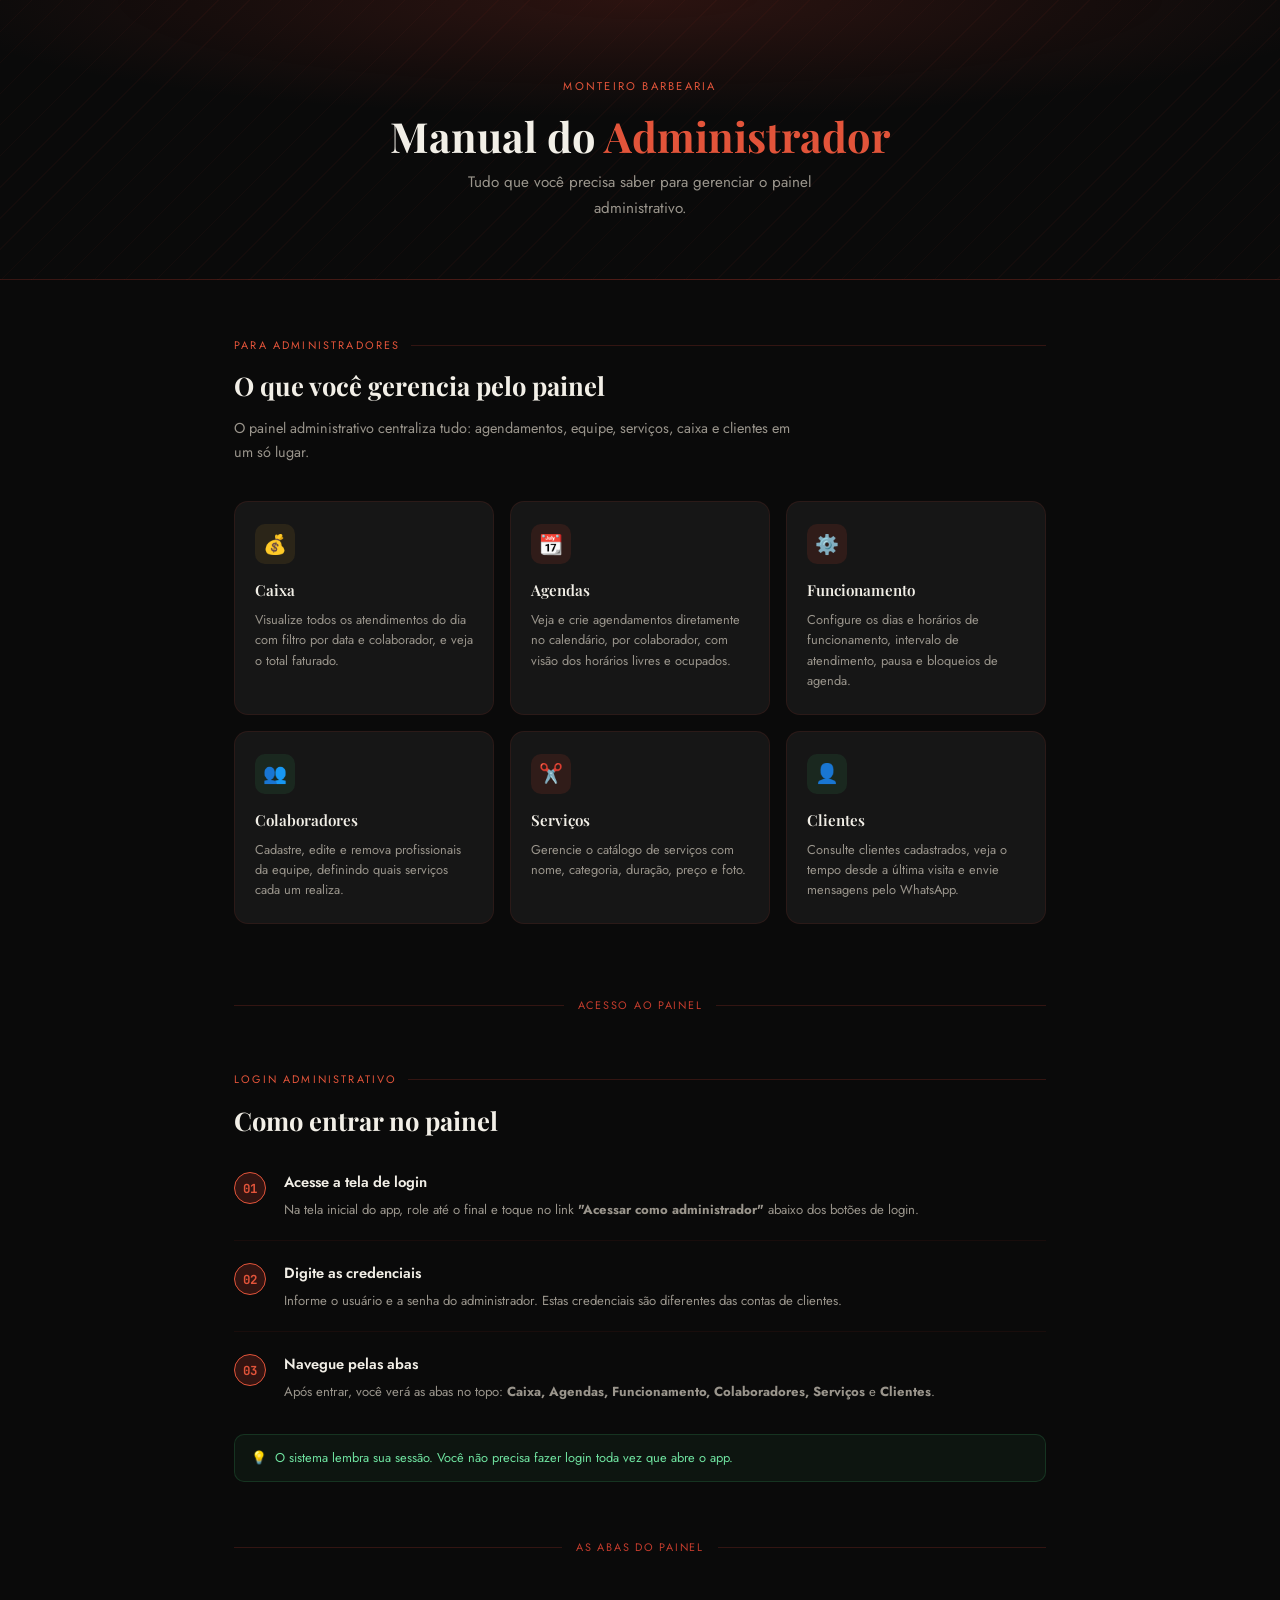
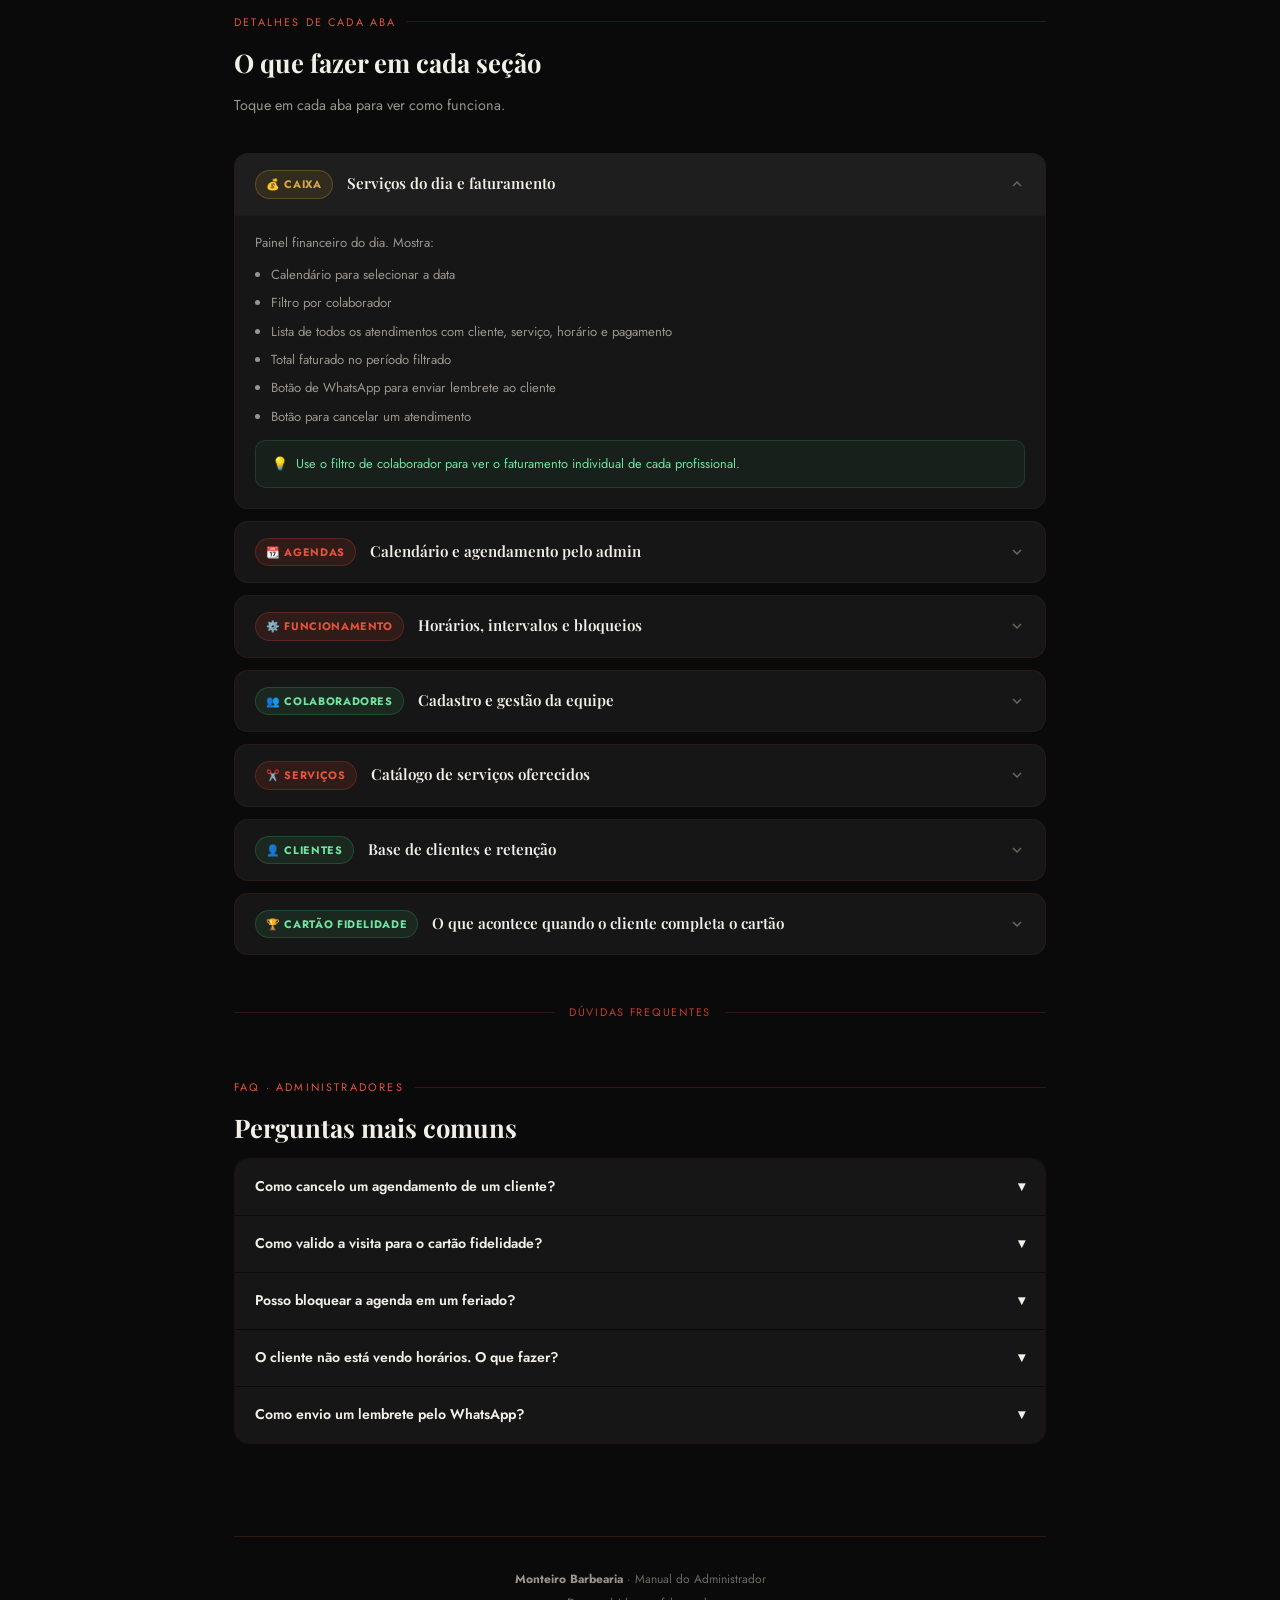
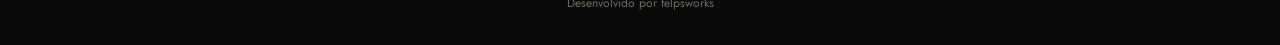
<file: manual-admin.html>
<!DOCTYPE html>
<html lang="pt-BR">
<head>
<meta charset="UTF-8">
<meta name="viewport" content="width=device-width, initial-scale=1.0">
<title>Manual do Admin · Monteiro Barbearia</title>
<link rel="preconnect" href="https://fonts.googleapis.com">
<link href="https://fonts.googleapis.com/css2?family=Playfair+Display:wght@500;700&family=Jost:wght@400;500;600&family=JetBrains+Mono:wght@400;600&display=swap" rel="stylesheet">
<style>
  :root{--bg:#0a0a0a;--surface:#161616;--surface-2:#1e1e1e;--red:#c43c2d;--red-bright:#e2543a;--red-dim:rgba(196,60,45,.22);--cream:#f2efe7;--muted:#9a958c;--muted-2:#6e6a62;--green:#3fae66;--green-bright:#6fe3a0;--green-dim:rgba(63,174,102,.18);--radius:14px;}
  *{box-sizing:border-box;margin:0;padding:0;}
  html{scroll-behavior:smooth;}
  body{background:var(--bg);font-family:'Jost',sans-serif;color:var(--cream);-webkit-font-smoothing:antialiased;line-height:1.7;}
  h1,h2,h3,.serif{font-family:'Playfair Display',serif;}
  .hero{min-height:280px;display:flex;flex-direction:column;align-items:center;justify-content:center;text-align:center;padding:60px 24px 40px;background:radial-gradient(ellipse 80% 60% at 50% 0%, rgba(196,60,45,.18), transparent 70%),repeating-linear-gradient(135deg,rgba(196,60,45,.05) 0 1px,transparent 1px 22px);border-bottom:1px solid var(--red-dim);}
  .hero-tag{font-size:.7rem;letter-spacing:.2em;text-transform:uppercase;color:var(--red-bright);margin-bottom:16px;display:flex;align-items:center;gap:8px;}
  .hero-tag::before,.hero-tag::after{content:'';flex:1;height:1px;background:var(--red-dim);max-width:48px;}
  .hero h1{font-size:clamp(1.8rem,5vw,2.6rem);font-weight:700;line-height:1.15;margin-bottom:10px;}
  .hero h1 em{color:var(--red-bright);font-style:normal;}
  .hero p{font-size:.95rem;color:var(--muted);max-width:440px;margin:0 auto;}
  .wrapper{max-width:860px;margin:0 auto;padding:0 24px;}
  .section{padding:56px 0 16px;}
  .section-eyebrow{font-size:.68rem;letter-spacing:.2em;text-transform:uppercase;color:var(--red-bright);margin-bottom:10px;display:flex;align-items:center;gap:10px;}
  .section-eyebrow::after{content:'';flex:1;height:1px;background:var(--red-dim);}
  .section h2{font-size:1.6rem;font-weight:700;margin-bottom:8px;}
  .section-desc{color:var(--muted);font-size:.9rem;margin-bottom:36px;max-width:560px;}
  .feature-grid{display:grid;grid-template-columns:repeat(auto-fill,minmax(240px,1fr));gap:16px;margin-bottom:16px;}
  .feature-card{background:var(--surface);border:1px solid rgba(196,60,45,.12);border-radius:var(--radius);padding:22px 20px;transition:border-color .2s;}
  .feature-card:hover{border-color:var(--red-dim);}
  .feature-icon{width:40px;height:40px;border-radius:10px;display:flex;align-items:center;justify-content:center;font-size:1.2rem;margin-bottom:14px;}
  .icon-red{background:rgba(196,60,45,.15);}
  .icon-green{background:rgba(63,174,102,.12);}
  .icon-gold{background:rgba(196,150,45,.12);}
  .feature-card h3{font-size:.95rem;font-weight:600;margin-bottom:6px;color:var(--cream);}
  .feature-card p{font-size:.8rem;color:var(--muted);line-height:1.6;}
  .steps{display:flex;flex-direction:column;gap:0;margin-bottom:8px;}
  .step{display:flex;gap:18px;align-items:flex-start;padding:20px 0;border-bottom:1px solid rgba(196,60,45,.08);}
  .step:last-child{border-bottom:none;}
  .step-num{width:32px;height:32px;border-radius:50%;flex:none;background:var(--red-dim);border:1px solid var(--red-bright);display:flex;align-items:center;justify-content:center;font-size:.78rem;font-weight:700;color:var(--red-bright);font-family:'JetBrains Mono',monospace;margin-top:2px;}
  .step-body h4{font-size:.92rem;font-weight:600;margin-bottom:4px;color:var(--cream);}
  .step-body p{font-size:.82rem;color:var(--muted);line-height:1.6;}
  .tab-list{display:flex;flex-direction:column;gap:12px;margin-bottom:8px;}
  .tab-item{background:var(--surface);border:1px solid rgba(196,60,45,.1);border-radius:var(--radius);overflow:hidden;}
  .tab-item-header{display:flex;align-items:center;gap:14px;padding:16px 20px;cursor:pointer;transition:background .15s;}
  .tab-item-header:hover{background:var(--surface-2);}
  .tab-badge{padding:4px 10px;border-radius:999px;font-size:.68rem;font-weight:700;letter-spacing:.06em;text-transform:uppercase;flex:none;}
  .badge-red{background:rgba(196,60,45,.15);color:var(--red-bright);border:1px solid rgba(196,60,45,.3);}
  .badge-green{background:rgba(63,174,102,.12);color:var(--green-bright);border:1px solid rgba(63,174,102,.25);}
  .badge-gold{background:rgba(196,150,45,.12);color:#d4a843;border:1px solid rgba(196,150,45,.3);}
  .tab-item-header h3{font-size:.95rem;font-weight:600;flex:1;}
  .tab-item-body{padding:0 20px 20px;font-size:.82rem;color:var(--muted);border-top:1px solid rgba(196,60,45,.08);display:none;line-height:1.7;}
  .tab-item.open .tab-item-body{display:block;padding-top:16px;}
  .tab-item.open .tab-item-header{background:var(--surface-2);}
  .chevron{transition:transform .2s;color:var(--muted-2);}
  .tab-item.open .chevron{transform:rotate(180deg);}
  .tip{background:rgba(63,174,102,.07);border:1px solid rgba(63,174,102,.2);border-radius:10px;padding:12px 16px;margin-top:12px;font-size:.8rem;color:var(--green-bright);display:flex;gap:8px;align-items:flex-start;}
  .tip::before{content:'💡';flex:none;}
  .warn{background:rgba(196,60,45,.07);border:1px solid rgba(196,60,45,.2);border-radius:10px;padding:12px 16px;margin-top:12px;font-size:.8rem;color:var(--red-bright);display:flex;gap:8px;align-items:flex-start;}
  .warn::before{content:'⚠️';flex:none;}
  .faq-list{display:flex;flex-direction:column;gap:1px;border:1px solid rgba(196,60,45,.12);border-radius:var(--radius);overflow:hidden;}
  .faq-q{padding:16px 20px;font-size:.88rem;font-weight:600;background:var(--surface);cursor:pointer;display:flex;justify-content:space-between;gap:12px;transition:background .15s;}
  .faq-q:hover{background:var(--surface-2);}
  .faq-a{display:none;padding:0 20px 16px;font-size:.82rem;color:var(--muted);background:var(--surface);line-height:1.65;border-top:1px solid rgba(196,60,45,.08);}
  .faq-item.open .faq-a{display:block;padding-top:14px;}
  .faq-item.open .faq-q{background:var(--surface-2);}
  .divider{display:flex;align-items:center;gap:14px;padding:40px 0 0;font-size:.68rem;letter-spacing:.16em;text-transform:uppercase;color:var(--red);}
  .divider::before,.divider::after{content:'';flex:1;height:1px;background:var(--red-dim);}
  footer{border-top:1px solid var(--red-dim);padding:32px 24px;text-align:center;font-size:.75rem;color:var(--muted-2);margin-top:60px;}
  footer strong{color:var(--muted);}
  @media(max-width:600px){.feature-grid{grid-template-columns:1fr;}.hero h1{font-size:1.6rem;}}
</style>
</head>
<body>

<div class="hero">
  <div class="hero-tag">Monteiro Barbearia</div>
  <h1>Manual do <em>Administrador</em></h1>
  <p>Tudo que você precisa saber para gerenciar o painel administrativo.</p>
</div>

<div class="wrapper">

  <div class="section">
    <div class="section-eyebrow">Para administradores</div>
    <h2 class="serif">O que você gerencia pelo painel</h2>
    <p class="section-desc">O painel administrativo centraliza tudo: agendamentos, equipe, serviços, caixa e clientes em um só lugar.</p>
    <div class="feature-grid">
      <div class="feature-card"><div class="feature-icon icon-gold">💰</div><h3>Caixa</h3><p>Visualize todos os atendimentos do dia com filtro por data e colaborador, e veja o total faturado.</p></div>
      <div class="feature-card"><div class="feature-icon icon-red">📆</div><h3>Agendas</h3><p>Veja e crie agendamentos diretamente no calendário, por colaborador, com visão dos horários livres e ocupados.</p></div>
      <div class="feature-card"><div class="feature-icon icon-red">⚙️</div><h3>Funcionamento</h3><p>Configure os dias e horários de funcionamento, intervalo de atendimento, pausa e bloqueios de agenda.</p></div>
      <div class="feature-card"><div class="feature-icon icon-green">👥</div><h3>Colaboradores</h3><p>Cadastre, edite e remova profissionais da equipe, definindo quais serviços cada um realiza.</p></div>
      <div class="feature-card"><div class="feature-icon icon-red">✂️</div><h3>Serviços</h3><p>Gerencie o catálogo de serviços com nome, categoria, duração, preço e foto.</p></div>
      <div class="feature-card"><div class="feature-icon icon-green">👤</div><h3>Clientes</h3><p>Consulte clientes cadastrados, veja o tempo desde a última visita e envie mensagens pelo WhatsApp.</p></div>
    </div>
  </div>

  <div class="divider">Acesso ao painel</div>
  <div class="section">
    <div class="section-eyebrow">Login administrativo</div>
    <h2 class="serif">Como entrar no painel</h2>
    <div class="steps">
      <div class="step"><div class="step-num">01</div><div class="step-body"><h4>Acesse a tela de login</h4><p>Na tela inicial do app, role até o final e toque no link <strong>"Acessar como administrador"</strong> abaixo dos botões de login.</p></div></div>
      <div class="step"><div class="step-num">02</div><div class="step-body"><h4>Digite as credenciais</h4><p>Informe o usuário e a senha do administrador. Estas credenciais são diferentes das contas de clientes.</p></div></div>
      <div class="step"><div class="step-num">03</div><div class="step-body"><h4>Navegue pelas abas</h4><p>Após entrar, você verá as abas no topo: <strong>Caixa, Agendas, Funcionamento, Colaboradores, Serviços</strong> e <strong>Clientes</strong>.</p></div></div>
    </div>
    <div class="tip">O sistema lembra sua sessão. Você não precisa fazer login toda vez que abre o app.</div>
  </div>

  <div class="divider">As abas do painel</div>
  <div class="section">
    <div class="section-eyebrow">Detalhes de cada aba</div>
    <h2 class="serif">O que fazer em cada seção</h2>
    <p class="section-desc">Toque em cada aba para ver como funciona.</p>
    <div class="tab-list">

      <div class="tab-item open">
        <div class="tab-item-header" onclick="toggleTab(this)">
          <div class="tab-badge badge-gold">💰 Caixa</div>
          <h3>Serviços do dia e faturamento</h3>
          <svg class="chevron" width="16" height="16" viewBox="0 0 24 24" fill="none" stroke="currentColor" stroke-width="2"><path d="M6 9l6 6 6-6"/></svg>
        </div>
        <div class="tab-item-body">
          Painel financeiro do dia. Mostra:
          <ul style="margin:10px 0 8px 16px;display:flex;flex-direction:column;gap:6px;">
            <li>Calendário para selecionar a data</li>
            <li>Filtro por colaborador</li>
            <li>Lista de todos os atendimentos com cliente, serviço, horário e pagamento</li>
            <li>Total faturado no período filtrado</li>
            <li>Botão de WhatsApp para enviar lembrete ao cliente</li>
            <li>Botão para cancelar um atendimento</li>
          </ul>
          <div class="tip">Use o filtro de colaborador para ver o faturamento individual de cada profissional.</div>
        </div>
      </div>

      <div class="tab-item">
        <div class="tab-item-header" onclick="toggleTab(this)">
          <div class="tab-badge badge-red">📆 Agendas</div>
          <h3>Calendário e agendamento pelo admin</h3>
          <svg class="chevron" width="16" height="16" viewBox="0 0 24 24" fill="none" stroke="currentColor" stroke-width="2"><path d="M6 9l6 6 6-6"/></svg>
        </div>
        <div class="tab-item-body">
          Coração da gestão de horários. Aqui você pode:
          <ul style="margin:10px 0 8px 16px;display:flex;flex-direction:column;gap:6px;">
            <li>Selecionar um colaborador pelos chips no topo</li>
            <li>Navegar pelo calendário mensal</li>
            <li><strong>Clicar em qualquer data</strong> para ver todos os horários daquele dia</li>
            <li>Ver quem está agendado em cada horário ocupado</li>
            <li>Criar um novo agendamento clicando em um horário livre</li>
            <li>Validar visitas para o cartão fidelidade do cliente</li>
            <li>Enviar lembrete via WhatsApp e cancelar agendamentos</li>
          </ul>
          <div class="tip">Ao clicar em uma data, um painel desliza de baixo com todos os horários — ocupados e livres.</div>
        </div>
      </div>

      <div class="tab-item">
        <div class="tab-item-header" onclick="toggleTab(this)">
          <div class="tab-badge badge-red">⚙️ Funcionamento</div>
          <h3>Horários, intervalos e bloqueios</h3>
          <svg class="chevron" width="16" height="16" viewBox="0 0 24 24" fill="none" stroke="currentColor" stroke-width="2"><path d="M6 9l6 6 6-6"/></svg>
        </div>
        <div class="tab-item-body">
          Configure como a barbearia funciona. Impacta diretamente quais horários aparecem para os clientes.
          <ul style="margin:10px 0 8px 16px;display:flex;flex-direction:column;gap:6px;">
            <li><strong>Dias e horários:</strong> ative ou desative cada dia e defina abertura e fechamento</li>
            <li><strong>Duração do slot:</strong> intervalo entre cada horário disponível</li>
            <li><strong>Pausa/almoço:</strong> período sem geração de horários</li>
            <li><strong>Janela de agendamento:</strong> quantos dias à frente o cliente pode agendar</li>
            <li><strong>Bloqueio de agenda:</strong> bloqueia um período inteiro (férias, feriados)</li>
          </ul>
          <div class="warn">Sempre clique em <strong>Salvar configurações</strong> após fazer alterações.</div>
        </div>
      </div>

      <div class="tab-item">
        <div class="tab-item-header" onclick="toggleTab(this)">
          <div class="tab-badge badge-green">👥 Colaboradores</div>
          <h3>Cadastro e gestão da equipe</h3>
          <svg class="chevron" width="16" height="16" viewBox="0 0 24 24" fill="none" stroke="currentColor" stroke-width="2"><path d="M6 9l6 6 6-6"/></svg>
        </div>
        <div class="tab-item-body">
          Gerencie os profissionais da equipe. Para cada colaborador você define:
          <ul style="margin:10px 0 8px 16px;display:flex;flex-direction:column;gap:6px;">
            <li>Nome completo e função (ex: Barbeiro, Manicure)</li>
            <li>Quais serviços ele realiza</li>
          </ul>
          Toque no <strong>+</strong> para cadastrar. Use o lápis para editar ou a lixeira para remover.
          <div class="tip">Um colaborador só aparece para os clientes se estiver vinculado ao serviço em questão.</div>
        </div>
      </div>

      <div class="tab-item">
        <div class="tab-item-header" onclick="toggleTab(this)">
          <div class="tab-badge badge-red">✂️ Serviços</div>
          <h3>Catálogo de serviços oferecidos</h3>
          <svg class="chevron" width="16" height="16" viewBox="0 0 24 24" fill="none" stroke="currentColor" stroke-width="2"><path d="M6 9l6 6 6-6"/></svg>
        </div>
        <div class="tab-item-body">
          Gerencie tudo que a barbearia oferece. Para cada serviço você cadastra:
          <ul style="margin:10px 0 8px 16px;display:flex;flex-direction:column;gap:6px;">
            <li>Nome, categoria, duração, preço e foto (opcional)</li>
          </ul>
          <div class="tip">Manter as fotos dos serviços atualizadas deixa o app mais atrativo.</div>
          <div class="warn">Ao remover um serviço, ele é desvinculado dos colaboradores automaticamente.</div>
        </div>
      </div>

      <div class="tab-item">
        <div class="tab-item-header" onclick="toggleTab(this)">
          <div class="tab-badge badge-green">👤 Clientes</div>
          <h3>Base de clientes e retenção</h3>
          <svg class="chevron" width="16" height="16" viewBox="0 0 24 24" fill="none" stroke="currentColor" stroke-width="2"><path d="M6 9l6 6 6-6"/></svg>
        </div>
        <div class="tab-item-body">
          Veja todos os clientes cadastrados. Para cada cliente você vê:
          <ul style="margin:10px 0 8px 16px;display:flex;flex-direction:column;gap:6px;">
            <li>Nome e telefone</li>
            <li>Dias desde a última visita (verde até 15 dias, amarelo até 30, vermelho acima de 30)</li>
            <li>Progresso no cartão fidelidade</li>
            <li>Botão de WhatsApp com mensagem personalizada</li>
          </ul>
          Toque no card do cliente para ver o cartão fidelidade completo.
          <div class="tip">Clientes em vermelho (mais de 30 dias sem visita) são prioridade. Use o WhatsApp direto pelo app.</div>
        </div>
      </div>

      <div class="tab-item">
        <div class="tab-item-header" onclick="toggleTab(this)">
          <div class="tab-badge badge-green">🏆 Cartão Fidelidade</div>
          <h3>O que acontece quando o cliente completa o cartão</h3>
          <svg class="chevron" width="16" height="16" viewBox="0 0 24 24" fill="none" stroke="currentColor" stroke-width="2"><path d="M6 9l6 6 6-6"/></svg>
        </div>
        <div class="tab-item-body">
          O cartão fidelidade tem <strong>11 selos</strong> no total. Veja o que acontece em cada marco:
          <ul style="margin:10px 0 8px 16px;display:flex;flex-direction:column;gap:6px;">
            <li><strong>6º selo</strong> — cliente desbloqueia <strong>10% de desconto</strong> no próximo corte</li>
            <li><strong>10º selo</strong> — cliente tem direito a <strong>1 serviço GRÁTIS</strong></li>
            <li><strong>11º selo</strong> — brinde utilizado, cartão pode ser zerado para novo ciclo</li>
          </ul>
          <div class="tip">Quando o cliente atingir 10 visitas validadas, você receberá uma <strong>notificação push automática</strong> avisando que ele tem direito ao brinde.</div>

          <div style="margin-top:14px; font-weight:600; color:var(--cream); margin-bottom:8px; font-size:.85rem;">Regras do serviço GRÁTIS:</div>
          <ul style="margin:0 0 12px 16px;display:flex;flex-direction:column;gap:6px;">
            <li>O cliente deve <strong>agendar previamente</strong> o horário do brinde</li>
            <li>Disponível <strong>exclusivamente às terças e quartas-feiras</strong></li>
            <li>O cliente deve informar no agendamento que vai utilizar o benefício</li>
          </ul>

          <div style="font-weight:600; color:var(--cream); margin-bottom:8px; font-size:.85rem;">Como zerar o cartão após o uso do brinde:</div>
          <ol style="margin:0 0 0 16px;display:flex;flex-direction:column;gap:6px;">
            <li>Vá na aba <strong>Clientes</strong></li>
            <li>Toque no card do cliente</li>
            <li>No cartão aparece o botão verde <strong>"🔄 Zerar cartão fidelidade"</strong></li>
            <li>Confirme — o cliente começa um novo ciclo do zero</li>
          </ol>
          <div class="warn">Zere o cartão somente após o cliente ter utilizado o brinde. Esta ação não pode ser desfeita.</div>
        </div>
      </div>
  </div>

  <div class="divider">Dúvidas frequentes</div>
  <div class="section">
    <div class="section-eyebrow">FAQ · Administradores</div>
    <h2 class="serif">Perguntas mais comuns</h2>
    <div class="faq-list">
      <div class="faq-item"><div class="faq-q" onclick="toggleFaq(this)">Como cancelo um agendamento de um cliente? <span>▾</span></div><div class="faq-a">Na aba <strong>Agendas</strong>, clique na data para abrir o painel de horários e toque no ícone de lixeira ao lado do agendamento.</div></div>
      <div class="faq-item"><div class="faq-q" onclick="toggleFaq(this)">Como valido a visita para o cartão fidelidade? <span>▾</span></div><div class="faq-a">Na aba <strong>Agendas</strong>, após o atendimento, toque no ícone de check (✓) verde ao lado do agendamento. Cada visita só pode ser validada uma vez.</div></div>
      <div class="faq-item"><div class="faq-q" onclick="toggleFaq(this)">Posso bloquear a agenda em um feriado? <span>▾</span></div><div class="faq-a">Sim. Vá em <strong>Funcionamento → Bloquear agenda</strong>. Informe a data de início e fim e clique em <strong>+ Adicionar bloqueio</strong>. Depois clique em <strong>Salvar configurações</strong>.</div></div>
      <div class="faq-item"><div class="faq-q" onclick="toggleFaq(this)">O cliente não está vendo horários. O que fazer? <span>▾</span></div><div class="faq-a">Verifique em <strong>Funcionamento</strong> se o dia está ativo e com horários configurados. Confirme também se não há bloqueio de agenda no período e se o colaborador está vinculado ao serviço.</div></div>
      <div class="faq-item"><div class="faq-q" onclick="toggleFaq(this)">Como envio um lembrete pelo WhatsApp? <span>▾</span></div><div class="faq-a">Nas abas <strong>Agendas</strong> e <strong>Caixa</strong>, cada agendamento tem um botão verde do WhatsApp. Toque nele para abrir uma conversa com mensagem de lembrete já preenchida.</div></div>
    </div>
  </div>

</div>

<footer>
  <strong>Monteiro Barbearia</strong> · Manual do Administrador<br>
  <span style="margin-top:4px;display:block;">Desenvolvido por felpsworks</span>
</footer>

<script>
  function toggleTab(header){
    header.closest('.tab-item').classList.toggle('open');
  }
  function toggleFaq(qEl){
    const item = qEl.closest('.faq-item');
    const wasOpen = item.classList.contains('open');
    document.querySelectorAll('.faq-item').forEach(f => f.classList.remove('open'));
    if(!wasOpen) item.classList.add('open');
  }
</script>
</body>
</html>
</file>
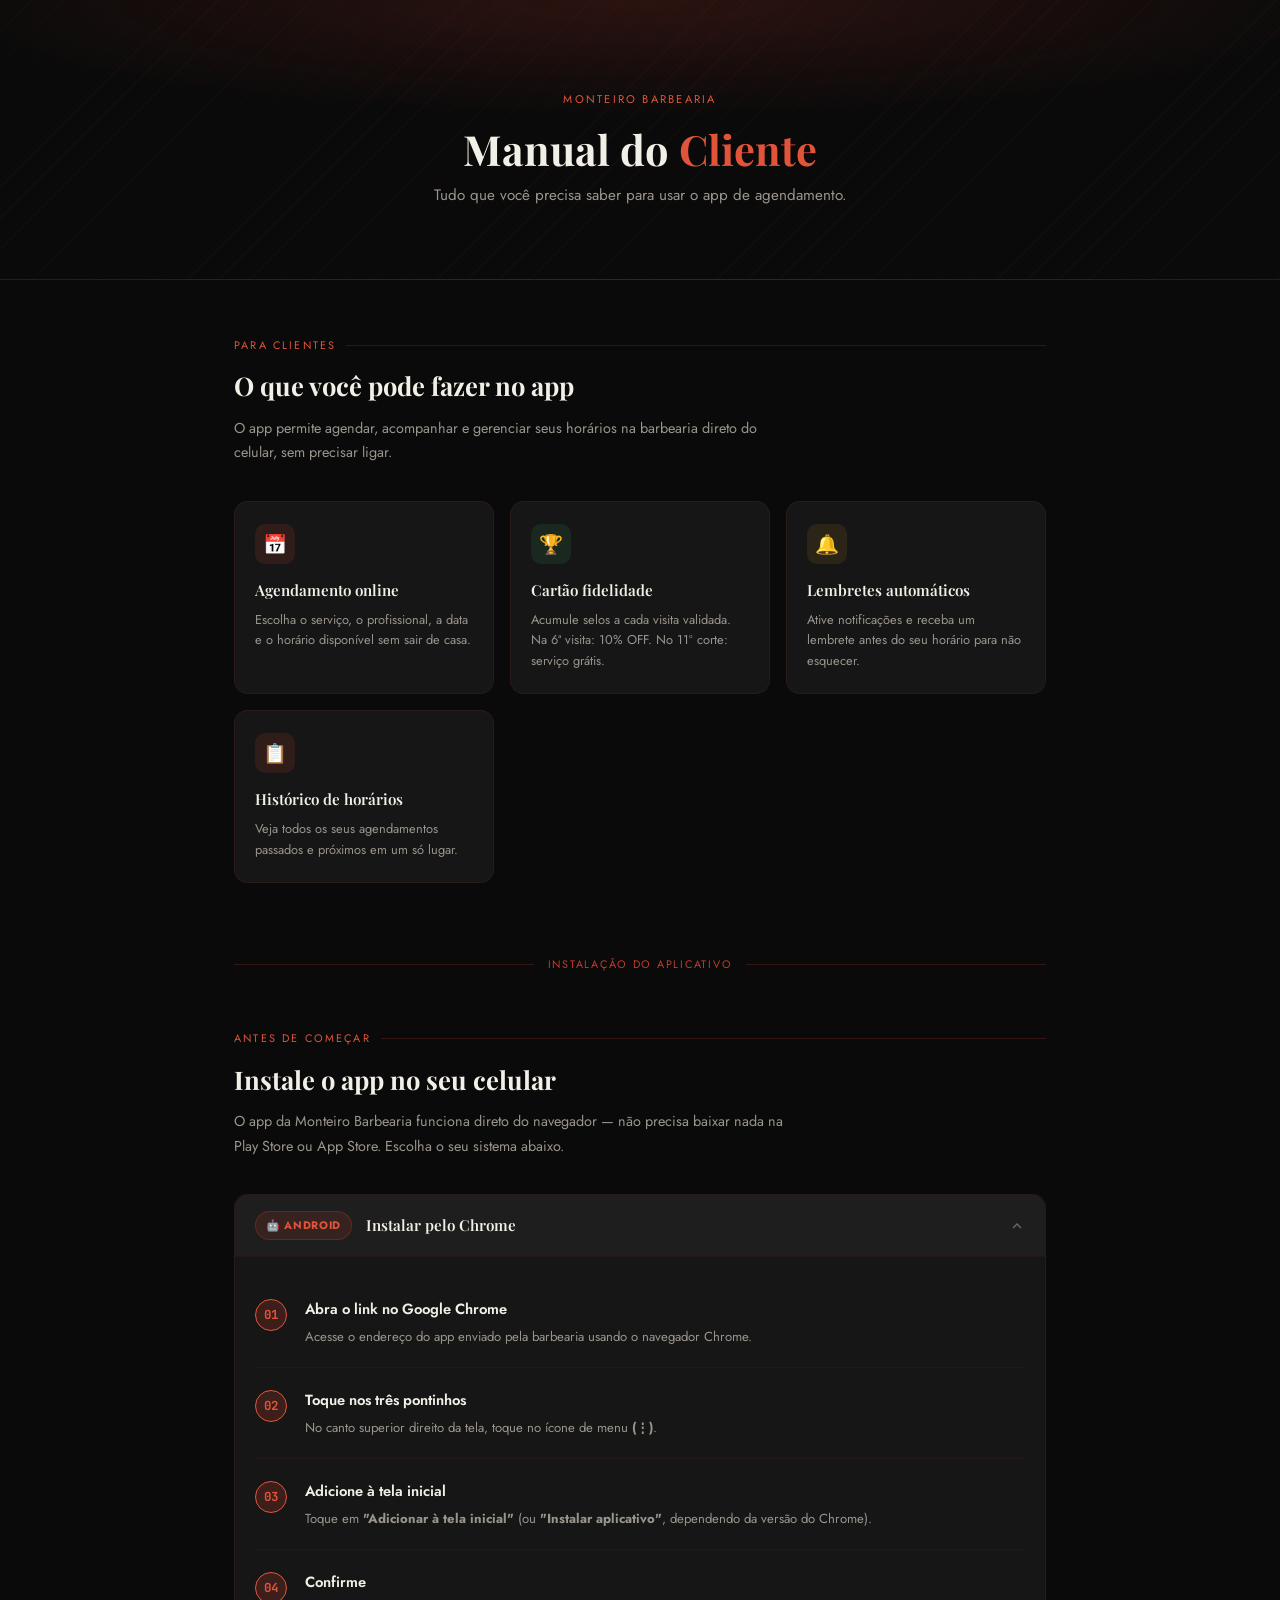
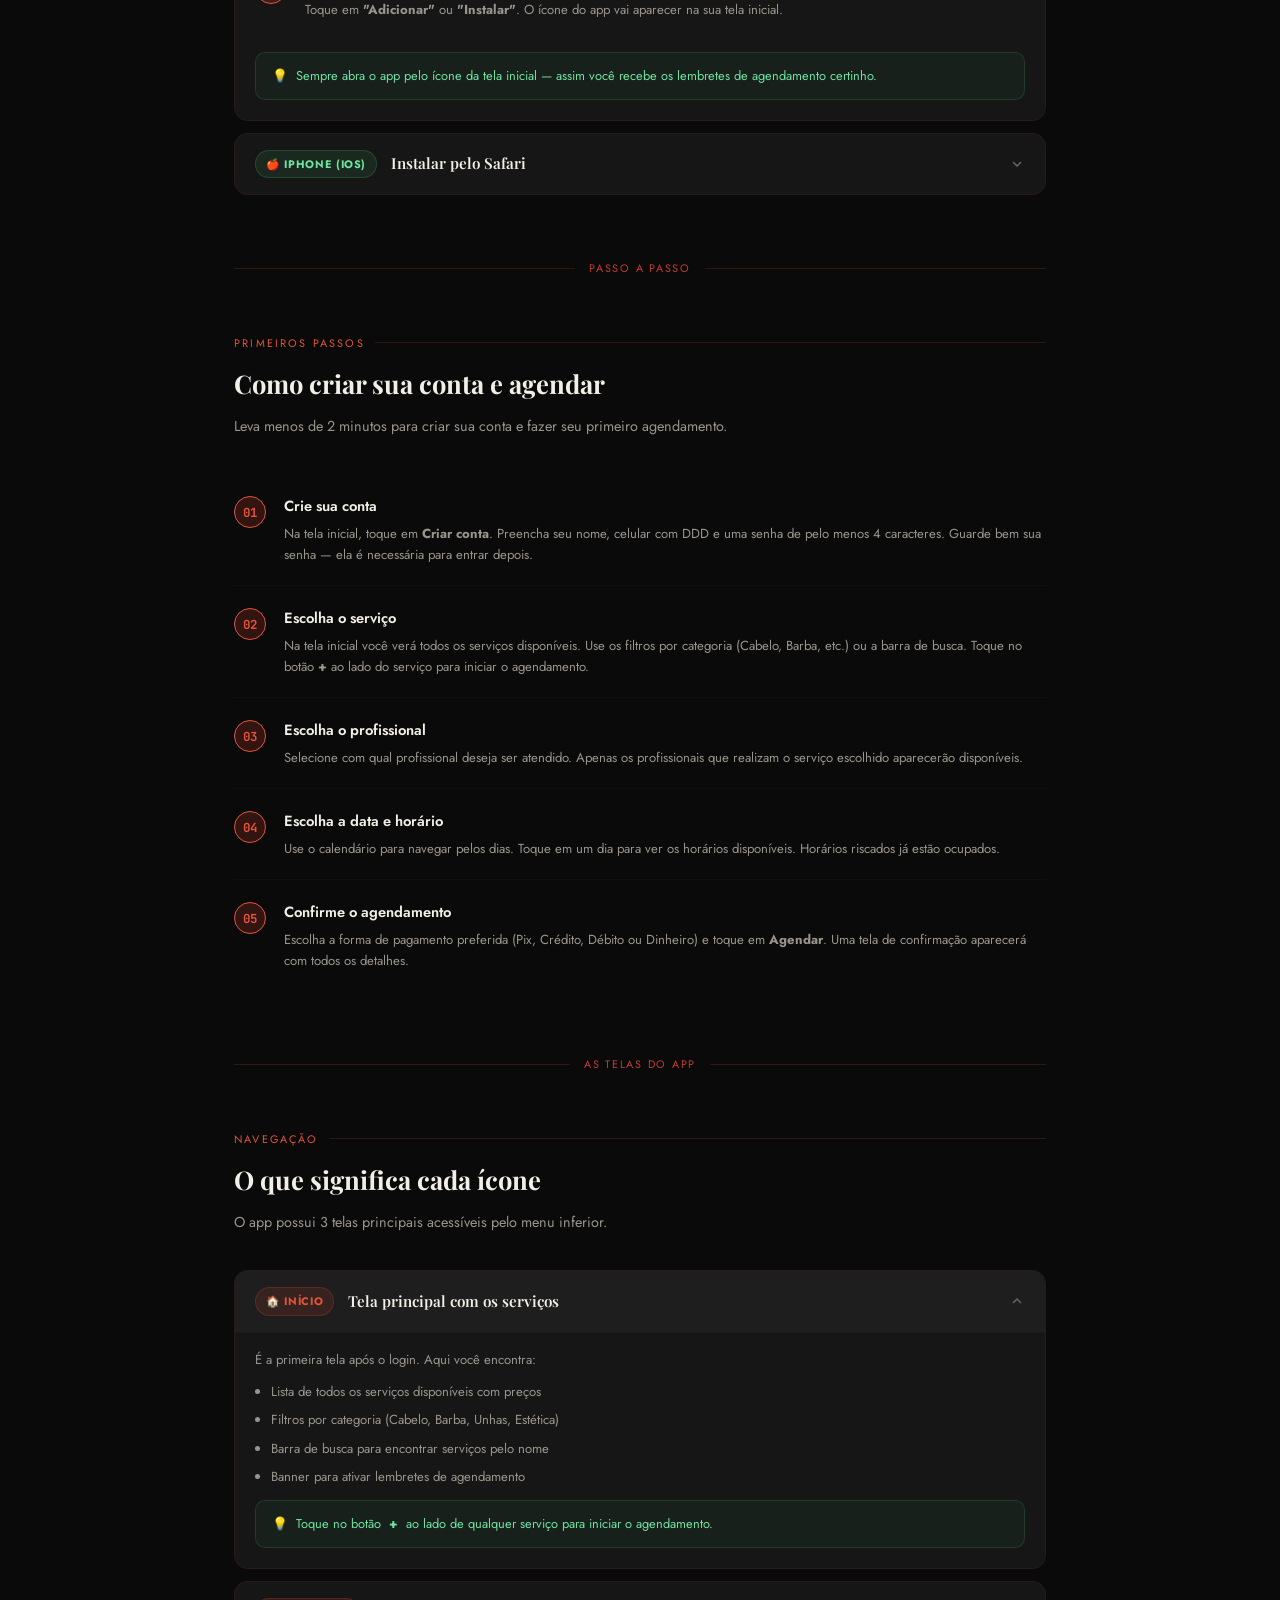
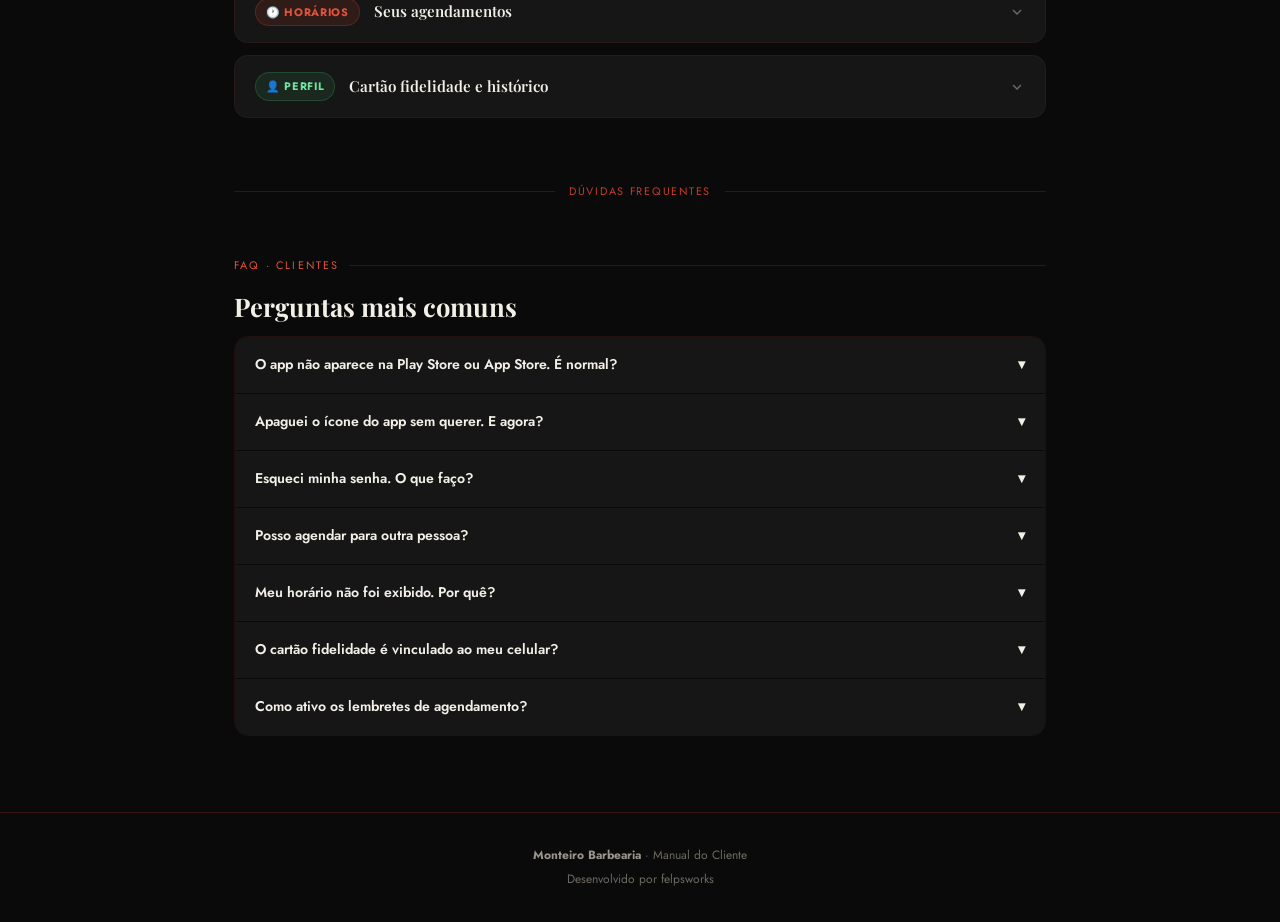
<file: manual-cliente.html>
<!DOCTYPE html>
<html lang="pt-BR">
<head>
<meta charset="UTF-8">
<meta name="viewport" content="width=device-width, initial-scale=1.0">
<title>Manual do Cliente · Monteiro Barbearia</title>
<link rel="preconnect" href="https://fonts.googleapis.com">
<link href="https://fonts.googleapis.com/css2?family=Playfair+Display:wght@500;700&family=Jost:wght@400;500;600&family=JetBrains+Mono:wght@400;600&display=swap" rel="stylesheet">
<style>
  :root{--bg:#0a0a0a;--surface:#161616;--surface-2:#1e1e1e;--red:#c43c2d;--red-bright:#e2543a;--red-dim:rgba(196,60,45,.22);--cream:#f2efe7;--muted:#9a958c;--muted-2:#6e6a62;--green:#3fae66;--green-bright:#6fe3a0;--green-dim:rgba(63,174,102,.18);--radius:14px;}
  *{box-sizing:border-box;margin:0;padding:0;}
  html{scroll-behavior:smooth;}
  body{background:var(--bg);font-family:'Jost',sans-serif;color:var(--cream);-webkit-font-smoothing:antialiased;line-height:1.7;}
  h1,h2,h3,.serif{font-family:'Playfair Display',serif;}
  .hero{min-height:280px;display:flex;flex-direction:column;align-items:center;justify-content:center;text-align:center;padding:60px 24px 40px;background:radial-gradient(ellipse 80% 60% at 50% 0%, rgba(196,60,45,.18), transparent 70%),repeating-linear-gradient(135deg,rgba(196,60,45,.05) 0 1px,transparent 1px 22px);border-bottom:1px solid var(--red-dim);}
  .hero-tag{font-size:.7rem;letter-spacing:.2em;text-transform:uppercase;color:var(--red-bright);margin-bottom:16px;display:flex;align-items:center;gap:8px;}
  .hero-tag::before,.hero-tag::after{content:'';flex:1;height:1px;background:var(--red-dim);max-width:48px;}
  .hero h1{font-size:clamp(1.8rem,5vw,2.6rem);font-weight:700;line-height:1.15;margin-bottom:10px;}
  .hero h1 em{color:var(--red-bright);font-style:normal;}
  .hero p{font-size:.95rem;color:var(--muted);max-width:440px;margin:0 auto;}
  .wrapper{max-width:860px;margin:0 auto;padding:0 24px;}
  .section{padding:56px 0 16px;}
  .section-eyebrow{font-size:.68rem;letter-spacing:.2em;text-transform:uppercase;color:var(--red-bright);margin-bottom:10px;display:flex;align-items:center;gap:10px;}
  .section-eyebrow::after{content:'';flex:1;height:1px;background:var(--red-dim);}
  .section h2{font-size:1.6rem;font-weight:700;margin-bottom:8px;}
  .section-desc{color:var(--muted);font-size:.9rem;margin-bottom:36px;max-width:560px;}
  .feature-grid{display:grid;grid-template-columns:repeat(auto-fill,minmax(240px,1fr));gap:16px;margin-bottom:16px;}
  .feature-card{background:var(--surface);border:1px solid rgba(196,60,45,.12);border-radius:var(--radius);padding:22px 20px;transition:border-color .2s;}
  .feature-card:hover{border-color:var(--red-dim);}
  .feature-icon{width:40px;height:40px;border-radius:10px;display:flex;align-items:center;justify-content:center;font-size:1.2rem;margin-bottom:14px;}
  .icon-red{background:rgba(196,60,45,.15);}
  .icon-green{background:rgba(63,174,102,.12);}
  .icon-gold{background:rgba(196,150,45,.12);}
  .feature-card h3{font-size:.95rem;font-weight:600;margin-bottom:6px;color:var(--cream);}
  .feature-card p{font-size:.8rem;color:var(--muted);line-height:1.6;}
  .steps{display:flex;flex-direction:column;gap:0;margin-bottom:8px;}
  .step{display:flex;gap:18px;align-items:flex-start;padding:20px 0;border-bottom:1px solid rgba(196,60,45,.08);}
  .step:last-child{border-bottom:none;}
  .step-num{width:32px;height:32px;border-radius:50%;flex:none;background:var(--red-dim);border:1px solid var(--red-bright);display:flex;align-items:center;justify-content:center;font-size:.78rem;font-weight:700;color:var(--red-bright);font-family:'JetBrains Mono',monospace;margin-top:2px;}
  .step-body h4{font-size:.92rem;font-weight:600;margin-bottom:4px;color:var(--cream);}
  .step-body p{font-size:.82rem;color:var(--muted);line-height:1.6;}
  .tab-list{display:flex;flex-direction:column;gap:12px;margin-bottom:8px;}
  .tab-item{background:var(--surface);border:1px solid rgba(196,60,45,.1);border-radius:var(--radius);overflow:hidden;}
  .tab-item-header{display:flex;align-items:center;gap:14px;padding:16px 20px;cursor:pointer;transition:background .15s;}
  .tab-item-header:hover{background:var(--surface-2);}
  .tab-badge{padding:4px 10px;border-radius:999px;font-size:.68rem;font-weight:700;letter-spacing:.06em;text-transform:uppercase;flex:none;}
  .badge-red{background:rgba(196,60,45,.15);color:var(--red-bright);border:1px solid rgba(196,60,45,.3);}
  .badge-green{background:rgba(63,174,102,.12);color:var(--green-bright);border:1px solid rgba(63,174,102,.25);}
  .tab-item-header h3{font-size:.95rem;font-weight:600;flex:1;}
  .tab-item-body{padding:0 20px 20px;font-size:.82rem;color:var(--muted);border-top:1px solid rgba(196,60,45,.08);display:none;line-height:1.7;}
  .tab-item.open .tab-item-body{display:block;padding-top:16px;}
  .tab-item.open .tab-item-header{background:var(--surface-2);}
  .chevron{transition:transform .2s;color:var(--muted-2);}
  .tab-item.open .chevron{transform:rotate(180deg);}
  .tip{background:rgba(63,174,102,.07);border:1px solid rgba(63,174,102,.2);border-radius:10px;padding:12px 16px;margin-top:12px;font-size:.8rem;color:var(--green-bright);display:flex;gap:8px;align-items:flex-start;}
  .tip::before{content:'💡';flex:none;}
  .warn{background:rgba(196,60,45,.07);border:1px solid rgba(196,60,45,.2);border-radius:10px;padding:12px 16px;margin-top:12px;font-size:.8rem;color:var(--red-bright);display:flex;gap:8px;align-items:flex-start;}
  .warn::before{content:'⚠️';flex:none;}
  .faq-list{display:flex;flex-direction:column;gap:1px;border:1px solid rgba(196,60,45,.12);border-radius:var(--radius);overflow:hidden;}
  .faq-q{padding:16px 20px;font-size:.88rem;font-weight:600;background:var(--surface);cursor:pointer;display:flex;justify-content:space-between;gap:12px;transition:background .15s;}
  .faq-q:hover{background:var(--surface-2);}
  .faq-a{display:none;padding:0 20px 16px;font-size:.82rem;color:var(--muted);background:var(--surface);line-height:1.65;border-top:1px solid rgba(196,60,45,.08);}
  .faq-item.open .faq-a{display:block;padding-top:14px;}
  .faq-item.open .faq-q{background:var(--surface-2);}
  .divider{display:flex;align-items:center;gap:14px;padding:40px 0 0;font-size:.68rem;letter-spacing:.16em;text-transform:uppercase;color:var(--red);}
  .divider::before,.divider::after{content:'';flex:1;height:1px;background:var(--red-dim);}
  footer{border-top:1px solid var(--red-dim);padding:32px 24px;text-align:center;font-size:.75rem;color:var(--muted-2);margin-top:60px;}
  footer strong{color:var(--muted);}
  @media(max-width:600px){.feature-grid{grid-template-columns:1fr;}.hero h1{font-size:1.6rem;}}
</style>
</head>
<body>

<div class="hero">
  <div class="hero-tag">Monteiro Barbearia</div>
  <h1>Manual do <em>Cliente</em></h1>
  <p>Tudo que você precisa saber para usar o app de agendamento.</p>
</div>

<div class="wrapper">

  <div class="section">
    <div class="section-eyebrow">Para clientes</div>
    <h2 class="serif">O que você pode fazer no app</h2>
    <p class="section-desc">O app permite agendar, acompanhar e gerenciar seus horários na barbearia direto do celular, sem precisar ligar.</p>
    <div class="feature-grid">
      <div class="feature-card"><div class="feature-icon icon-red">📅</div><h3>Agendamento online</h3><p>Escolha o serviço, o profissional, a data e o horário disponível sem sair de casa.</p></div>
      <div class="feature-card"><div class="feature-icon icon-green">🏆</div><h3>Cartão fidelidade</h3><p>Acumule selos a cada visita validada. Na 6ª visita: 10% OFF. No 11º corte: serviço grátis.</p></div>
      <div class="feature-card"><div class="feature-icon icon-gold">🔔</div><h3>Lembretes automáticos</h3><p>Ative notificações e receba um lembrete antes do seu horário para não esquecer.</p></div>
      <div class="feature-card"><div class="feature-icon icon-red">📋</div><h3>Histórico de horários</h3><p>Veja todos os seus agendamentos passados e próximos em um só lugar.</p></div>
    </div>
  </div>

  <div class="divider">Instalação do aplicativo</div>
  <div class="section">
    <div class="section-eyebrow">Antes de começar</div>
    <h2 class="serif">Instale o app no seu celular</h2>
    <p class="section-desc">O app da Monteiro Barbearia funciona direto do navegador — não precisa baixar nada na Play Store ou App Store. Escolha o seu sistema abaixo.</p>
    <div class="tab-list">
      <div class="tab-item open">
        <div class="tab-item-header" onclick="toggleTab(this)">
          <div class="tab-badge badge-red">🤖 Android</div>
          <h3>Instalar pelo Chrome</h3>
          <svg class="chevron" width="16" height="16" viewBox="0 0 24 24" fill="none" stroke="currentColor" stroke-width="2"><path d="M6 9l6 6 6-6"/></svg>
        </div>
        <div class="tab-item-body">
          <div class="steps" style="margin-top:4px;">
            <div class="step"><div class="step-num">01</div><div class="step-body"><h4>Abra o link no Google Chrome</h4><p>Acesse o endereço do app enviado pela barbearia usando o navegador Chrome.</p></div></div>
            <div class="step"><div class="step-num">02</div><div class="step-body"><h4>Toque nos três pontinhos</h4><p>No canto superior direito da tela, toque no ícone de menu <strong>(⋮)</strong>.</p></div></div>
            <div class="step"><div class="step-num">03</div><div class="step-body"><h4>Adicione à tela inicial</h4><p>Toque em <strong>"Adicionar à tela inicial"</strong> (ou <strong>"Instalar aplicativo"</strong>, dependendo da versão do Chrome).</p></div></div>
            <div class="step"><div class="step-num">04</div><div class="step-body"><h4>Confirme</h4><p>Toque em <strong>"Adicionar"</strong> ou <strong>"Instalar"</strong>. O ícone do app vai aparecer na sua tela inicial.</p></div></div>
          </div>
          <div class="tip">Sempre abra o app pelo ícone da tela inicial — assim você recebe os lembretes de agendamento certinho.</div>
        </div>
      </div>
      <div class="tab-item">
        <div class="tab-item-header" onclick="toggleTab(this)">
          <div class="tab-badge badge-green">🍎 iPhone (iOS)</div>
          <h3>Instalar pelo Safari</h3>
          <svg class="chevron" width="16" height="16" viewBox="0 0 24 24" fill="none" stroke="currentColor" stroke-width="2"><path d="M6 9l6 6 6-6"/></svg>
        </div>
        <div class="tab-item-body">
          <div class="steps" style="margin-top:4px;">
            <div class="step"><div class="step-num">01</div><div class="step-body"><h4>Abra o link no Safari</h4><p>No iPhone, a instalação só funciona pelo navegador <strong>Safari</strong> — não use Chrome ou outro navegador.</p></div></div>
            <div class="step"><div class="step-num">02</div><div class="step-body"><h4>Toque em Compartilhar</h4><p>Toque no ícone de compartilhar (quadrado com uma seta para cima) na barra inferior da tela.</p></div></div>
            <div class="step"><div class="step-num">03</div><div class="step-body"><h4>Adicione à Tela de Início</h4><p>Deslize a lista de opções até encontrar <strong>"Adicionar à Tela de Início"</strong> e toque nela.</p></div></div>
            <div class="step"><div class="step-num">04</div><div class="step-body"><h4>Confirme</h4><p>Toque em <strong>"Adicionar"</strong> no canto superior direito. O ícone vai aparecer na tela inicial do seu iPhone.</p></div></div>
          </div>
          <div class="warn">Se você abrir o link pelo Chrome ou outro navegador no iPhone, a opção "Adicionar à Tela de Início" não vai funcionar do mesmo jeito. Use sempre o Safari.</div>
        </div>
      </div>
    </div>
  </div>

  <div class="divider">Passo a passo</div>
  <div class="section">
    <div class="section-eyebrow">Primeiros passos</div>
    <h2 class="serif">Como criar sua conta e agendar</h2>
    <p class="section-desc">Leva menos de 2 minutos para criar sua conta e fazer seu primeiro agendamento.</p>
    <div class="steps">
      <div class="step"><div class="step-num">01</div><div class="step-body"><h4>Crie sua conta</h4><p>Na tela inicial, toque em <strong>Criar conta</strong>. Preencha seu nome, celular com DDD e uma senha de pelo menos 4 caracteres. Guarde bem sua senha — ela é necessária para entrar depois.</p></div></div>
      <div class="step"><div class="step-num">02</div><div class="step-body"><h4>Escolha o serviço</h4><p>Na tela inicial você verá todos os serviços disponíveis. Use os filtros por categoria (Cabelo, Barba, etc.) ou a barra de busca. Toque no botão <strong>+</strong> ao lado do serviço para iniciar o agendamento.</p></div></div>
      <div class="step"><div class="step-num">03</div><div class="step-body"><h4>Escolha o profissional</h4><p>Selecione com qual profissional deseja ser atendido. Apenas os profissionais que realizam o serviço escolhido aparecerão disponíveis.</p></div></div>
      <div class="step"><div class="step-num">04</div><div class="step-body"><h4>Escolha a data e horário</h4><p>Use o calendário para navegar pelos dias. Toque em um dia para ver os horários disponíveis. Horários riscados já estão ocupados.</p></div></div>
      <div class="step"><div class="step-num">05</div><div class="step-body"><h4>Confirme o agendamento</h4><p>Escolha a forma de pagamento preferida (Pix, Crédito, Débito ou Dinheiro) e toque em <strong>Agendar</strong>. Uma tela de confirmação aparecerá com todos os detalhes.</p></div></div>
    </div>
  </div>

  <div class="divider">As telas do app</div>
  <div class="section">
    <div class="section-eyebrow">Navegação</div>
    <h2 class="serif">O que significa cada ícone</h2>
    <p class="section-desc">O app possui 3 telas principais acessíveis pelo menu inferior.</p>
    <div class="tab-list">
      <div class="tab-item open">
        <div class="tab-item-header" onclick="toggleTab(this)">
          <div class="tab-badge badge-red">🏠 Início</div>
          <h3>Tela principal com os serviços</h3>
          <svg class="chevron" width="16" height="16" viewBox="0 0 24 24" fill="none" stroke="currentColor" stroke-width="2"><path d="M6 9l6 6 6-6"/></svg>
        </div>
        <div class="tab-item-body">
          É a primeira tela após o login. Aqui você encontra:
          <ul style="margin:10px 0 0 16px;display:flex;flex-direction:column;gap:6px;">
            <li>Lista de todos os serviços disponíveis com preços</li>
            <li>Filtros por categoria (Cabelo, Barba, Unhas, Estética)</li>
            <li>Barra de busca para encontrar serviços pelo nome</li>
            <li>Banner para ativar lembretes de agendamento</li>
          </ul>
          <div class="tip">Toque no botão <strong>+</strong> ao lado de qualquer serviço para iniciar o agendamento.</div>
        </div>
      </div>
      <div class="tab-item">
        <div class="tab-item-header" onclick="toggleTab(this)">
          <div class="tab-badge badge-red">🕐 Horários</div>
          <h3>Seus agendamentos</h3>
          <svg class="chevron" width="16" height="16" viewBox="0 0 24 24" fill="none" stroke="currentColor" stroke-width="2"><path d="M6 9l6 6 6-6"/></svg>
        </div>
        <div class="tab-item-body">
          Lista todos os seus próximos agendamentos confirmados com data, horário, serviço e profissional. Você também pode cancelar um agendamento por aqui caso precise remarcar.
          <div class="warn">Cancele com antecedência para liberar o horário para outros clientes.</div>
        </div>
      </div>
      <div class="tab-item">
        <div class="tab-item-header" onclick="toggleTab(this)">
          <div class="tab-badge badge-green">👤 Perfil</div>
          <h3>Cartão fidelidade e histórico</h3>
          <svg class="chevron" width="16" height="16" viewBox="0 0 24 24" fill="none" stroke="currentColor" stroke-width="2"><path d="M6 9l6 6 6-6"/></svg>
        </div>
        <div class="tab-item-body">
          Aqui fica o seu cartão fidelidade digital com:
          <ul style="margin:10px 0 0 16px;display:flex;flex-direction:column;gap:6px;">
            <li>Contador de visitas validadas (de 0 a 11)</li>
            <li>Barra de progresso visual</li>
            <li>Indicação de quantas visitas faltam para a próxima recompensa</li>
            <li>Histórico completo de visitas validadas</li>
          </ul>
          <div class="tip">Os selos só são adicionados quando a barbearia <strong>valida</strong> sua visita após o atendimento. Lembre de pedir ao profissional!</div>
          <div class="warn">O <strong>11º corte gratuito</strong> deve ser agendado previamente e está disponível <strong>exclusivamente às terças e quartas-feiras</strong>. Informe ao ligar ou agendar que deseja utilizar o benefício do cartão fidelidade.</div>
        </div>
      </div>
    </div>
  </div>

  <div class="divider">Dúvidas frequentes</div>
  <div class="section">
    <div class="section-eyebrow">FAQ · Clientes</div>
    <h2 class="serif">Perguntas mais comuns</h2>
    <div class="faq-list">
      <div class="faq-item"><div class="faq-q" onclick="toggleFaq(this)">O app não aparece na Play Store ou App Store. É normal? <span>▾</span></div><div class="faq-a">Sim, é normal. O app não é distribuído pelas lojas — ele é instalado direto do navegador, como mostrado na seção "Instalação do aplicativo" acima. Assim ele já fica sempre atualizado, sem precisar baixar atualizações manualmente.</div></div>
      <div class="faq-item"><div class="faq-q" onclick="toggleFaq(this)">Apaguei o ícone do app sem querer. E agora? <span>▾</span></div><div class="faq-a">Sem problema, basta repetir o passo a passo de instalação (Android ou iOS) usando o mesmo link de acesso enviado pela barbearia.</div></div>
      <div class="faq-item"><div class="faq-q" onclick="toggleFaq(this)">Esqueci minha senha. O que faço? <span>▾</span></div><div class="faq-a">Entre em contato com a barbearia pelo WhatsApp. O administrador pode redefinir o seu acesso.</div></div>
      <div class="faq-item"><div class="faq-q" onclick="toggleFaq(this)">Posso agendar para outra pessoa? <span>▾</span></div><div class="faq-a">Sim. Basta fazer o agendamento normalmente. No momento da confirmação, informe ao profissional que o horário é para outra pessoa.</div></div>
      <div class="faq-item"><div class="faq-q" onclick="toggleFaq(this)">Meu horário não foi exibido. Por quê? <span>▾</span></div><div class="faq-a">Horários passados ou já ocupados são ocultados automaticamente. Se todos os horários de um dia estiverem indisponíveis, tente outra data ou outro profissional.</div></div>
      <div class="faq-item"><div class="faq-q" onclick="toggleFaq(this)">O cartão fidelidade é vinculado ao meu celular? <span>▾</span></div><div class="faq-a">Sim. O cartão fidelidade está vinculado ao número de celular cadastrado. Não compartilhe sua conta com outras pessoas para não misturar os pontos.</div></div>
      <div class="faq-item"><div class="faq-q" onclick="toggleFaq(this)">Como ativo os lembretes de agendamento? <span>▾</span></div><div class="faq-a">Toque no banner "Ativar lembretes" que aparece na tela Início ou na tela Horários. Você precisará permitir as notificações quando o navegador solicitar. Funciona melhor com o app instalado na tela inicial do celular.</div></div>
    </div>
  </div>

</div>

<footer>
  <strong>Monteiro Barbearia</strong> · Manual do Cliente<br>
  <span style="margin-top:4px;display:block;">Desenvolvido por felpsworks</span>
</footer>

<script>
  function toggleTab(header){
    header.closest('.tab-item').classList.toggle('open');
  }
  function toggleFaq(qEl){
    const item = qEl.closest('.faq-item');
    const wasOpen = item.classList.contains('open');
    document.querySelectorAll('.faq-item').forEach(f => f.classList.remove('open'));
    if(!wasOpen) item.classList.add('open');
  }
</script>
</body>
</html>
</file>
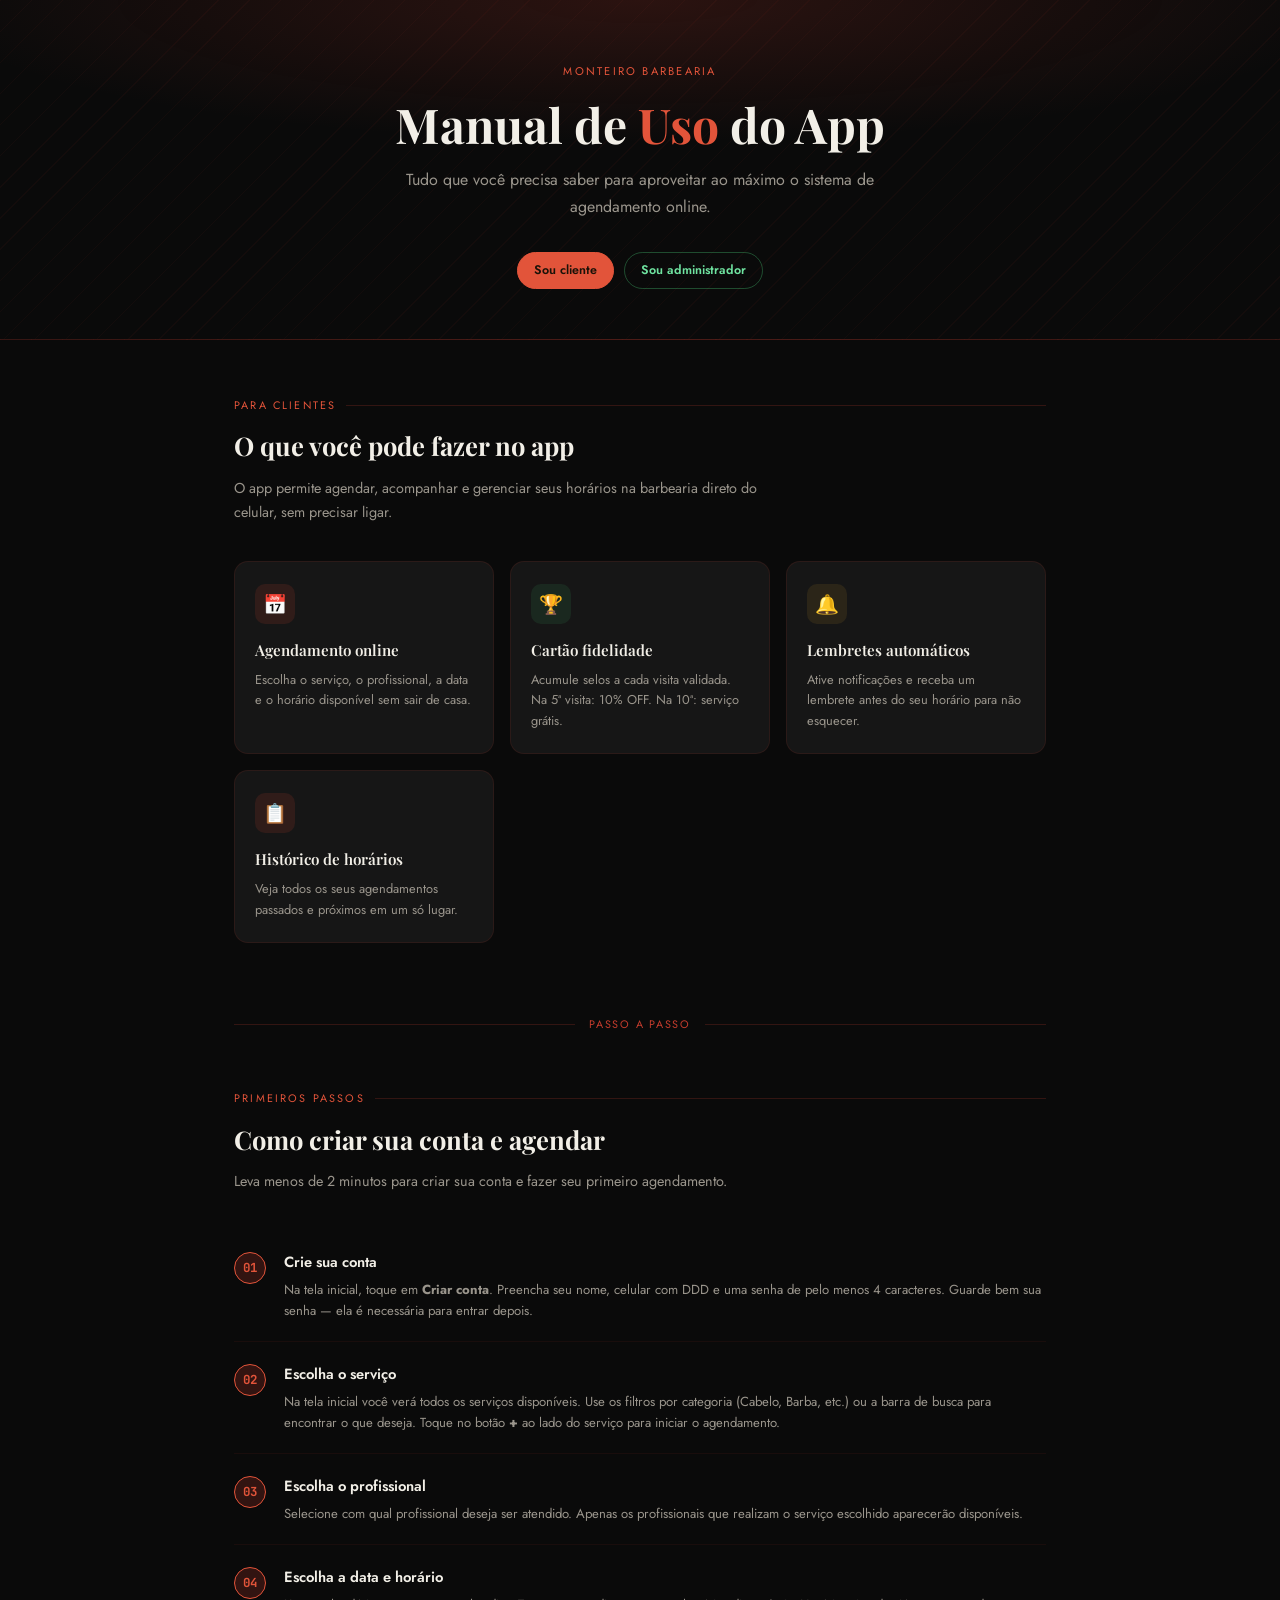
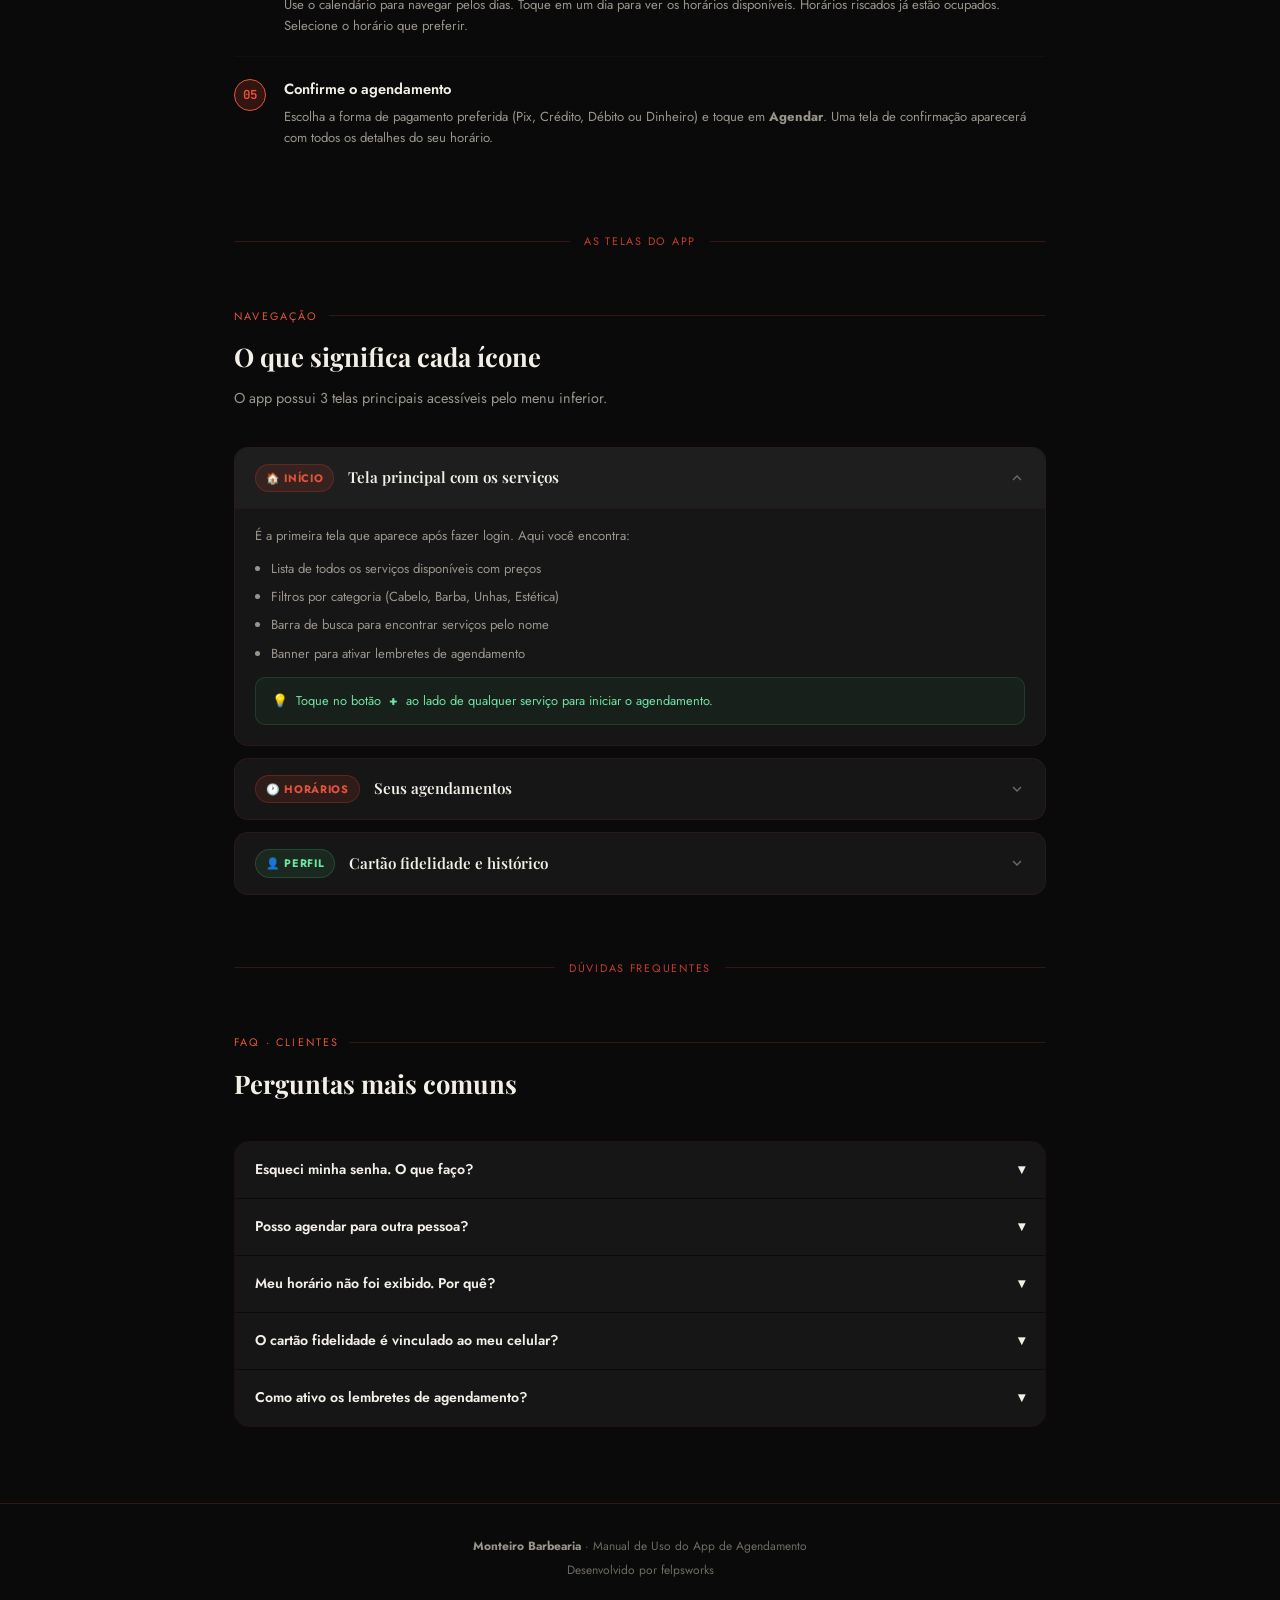
<file: manual.html>
<!DOCTYPE html>
<html lang="pt-BR">
<head>
<meta charset="UTF-8">
<meta name="viewport" content="width=device-width, initial-scale=1.0">
<title>Manual de Uso · Monteiro Barbearia</title>
<link rel="preconnect" href="https://fonts.googleapis.com">
<link href="https://fonts.googleapis.com/css2?family=Playfair+Display:wght@500;700&family=Jost:wght@400;500;600&family=JetBrains+Mono:wght@400;600&display=swap" rel="stylesheet">
<style>
  :root{
    --bg:#0a0a0a;
    --surface:#161616;
    --surface-2:#1e1e1e;
    --red:#c43c2d;
    --red-bright:#e2543a;
    --red-dim:rgba(196,60,45,.22);
    --cream:#f2efe7;
    --muted:#9a958c;
    --muted-2:#6e6a62;
    --green:#3fae66;
    --green-bright:#6fe3a0;
    --green-dim:rgba(63,174,102,.18);
    --radius:14px;
  }
  *{box-sizing:border-box;margin:0;padding:0;}
  html{scroll-behavior:smooth;}
  body{
    background:var(--bg);
    font-family:'Jost',sans-serif;
    color:var(--cream);
    -webkit-font-smoothing:antialiased;
    line-height:1.7;
  }
  h1,h2,h3,.serif{font-family:'Playfair Display',serif;}

  /* ---- HERO ---- */
  .hero{
    min-height:340px;
    display:flex;flex-direction:column;align-items:center;justify-content:center;
    text-align:center;padding:60px 24px 48px;
    background:
      radial-gradient(ellipse 80% 60% at 50% 0%, rgba(196,60,45,.18), transparent 70%),
      repeating-linear-gradient(135deg,rgba(196,60,45,.05) 0 1px,transparent 1px 22px);
    border-bottom:1px solid var(--red-dim);
    position:relative;overflow:hidden;
  }
  .hero-tag{
    font-size:.7rem;letter-spacing:.2em;text-transform:uppercase;
    color:var(--red-bright);margin-bottom:16px;
    display:flex;align-items:center;gap:8px;
  }
  .hero-tag::before,.hero-tag::after{content:'';flex:1;height:1px;background:var(--red-dim);max-width:48px;}
  .hero h1{font-size:clamp(2rem,5vw,3rem);font-weight:700;line-height:1.15;margin-bottom:14px;}
  .hero h1 em{color:var(--red-bright);font-style:normal;}
  .hero p{font-size:1rem;color:var(--muted);max-width:480px;margin:0 auto 32px;}
  .hero-pills{display:flex;gap:10px;flex-wrap:wrap;justify-content:center;}
  .pill{
    padding:7px 16px;border-radius:999px;font-size:.78rem;font-weight:600;
    border:1px solid var(--red-dim);color:var(--muted);cursor:pointer;
    text-decoration:none;transition:all .2s;
  }
  .pill:hover,.pill.active{background:var(--red-bright);color:#1a1208;border-color:var(--red-bright);}
  .pill.green{border-color:rgba(63,174,102,.4);color:var(--green-bright);}
  .pill.green:hover{background:var(--green-bright);color:#0d2414;border-color:var(--green-bright);}

  /* ---- LAYOUT ---- */
  .wrapper{max-width:860px;margin:0 auto;padding:0 24px;}

  /* ---- SEÇÃO DE PÚBLICO ---- */
  .audience-tabs{
    display:flex;gap:0;border-bottom:1px solid var(--red-dim);
    position:sticky;top:0;z-index:20;background:var(--bg);
  }
  .aud-tab{
    flex:1;padding:16px;text-align:center;font-size:.82rem;font-weight:600;
    letter-spacing:.06em;text-transform:uppercase;cursor:pointer;
    border-bottom:2px solid transparent;color:var(--muted);transition:all .2s;
  }
  .aud-tab.active{color:var(--red-bright);border-bottom-color:var(--red-bright);}

  /* ---- SEÇÕES ---- */
  .section{padding:56px 0 16px;}
  .section-eyebrow{
    font-size:.68rem;letter-spacing:.2em;text-transform:uppercase;
    color:var(--red-bright);margin-bottom:10px;
    display:flex;align-items:center;gap:10px;
  }
  .section-eyebrow::after{content:'';flex:1;height:1px;background:var(--red-dim);}
  .section h2{font-size:1.6rem;font-weight:700;margin-bottom:8px;}
  .section-desc{color:var(--muted);font-size:.9rem;margin-bottom:36px;max-width:560px;}

  /* ---- CARDS DE FUNCIONALIDADE ---- */
  .feature-grid{display:grid;grid-template-columns:repeat(auto-fill,minmax(260px,1fr));gap:16px;margin-bottom:16px;}
  .feature-card{
    background:var(--surface);border:1px solid rgba(196,60,45,.12);
    border-radius:var(--radius);padding:22px 20px;
    transition:border-color .2s;
  }
  .feature-card:hover{border-color:var(--red-dim);}
  .feature-icon{
    width:40px;height:40px;border-radius:10px;
    display:flex;align-items:center;justify-content:center;
    font-size:1.2rem;margin-bottom:14px;
  }
  .icon-red{background:rgba(196,60,45,.15);}
  .icon-green{background:rgba(63,174,102,.12);}
  .icon-gold{background:rgba(196,150,45,.12);}
  .feature-card h3{font-size:.95rem;font-weight:600;margin-bottom:6px;color:var(--cream);}
  .feature-card p{font-size:.8rem;color:var(--muted);line-height:1.6;}

  /* ---- STEPS ---- */
  .steps{display:flex;flex-direction:column;gap:0;margin-bottom:8px;}
  .step{
    display:flex;gap:18px;align-items:flex-start;
    padding:20px 0;border-bottom:1px solid rgba(196,60,45,.08);
  }
  .step:last-child{border-bottom:none;}
  .step-num{
    width:32px;height:32px;border-radius:50%;flex:none;
    background:var(--red-dim);border:1px solid var(--red-bright);
    display:flex;align-items:center;justify-content:center;
    font-size:.78rem;font-weight:700;color:var(--red-bright);
    font-family:'JetBrains Mono',monospace;margin-top:2px;
  }
  .step-body h4{font-size:.92rem;font-weight:600;margin-bottom:4px;color:var(--cream);}
  .step-body p{font-size:.82rem;color:var(--muted);line-height:1.6;}

  /* ---- TABS INFO ---- */
  .tab-list{display:flex;flex-direction:column;gap:12px;margin-bottom:8px;}
  .tab-item{
    background:var(--surface);border:1px solid rgba(196,60,45,.1);
    border-radius:var(--radius);overflow:hidden;
  }
  .tab-item-header{
    display:flex;align-items:center;gap:14px;
    padding:16px 20px;cursor:pointer;
    transition:background .15s;
  }
  .tab-item-header:hover{background:var(--surface-2);}
  .tab-badge{
    padding:4px 10px;border-radius:999px;font-size:.68rem;font-weight:700;
    letter-spacing:.06em;text-transform:uppercase;flex:none;
  }
  .badge-red{background:rgba(196,60,45,.15);color:var(--red-bright);border:1px solid rgba(196,60,45,.3);}
  .badge-green{background:rgba(63,174,102,.12);color:var(--green-bright);border:1px solid rgba(63,174,102,.25);}
  .badge-gold{background:rgba(196,150,45,.12);color:#d4a843;border:1px solid rgba(196,150,45,.3);}
  .tab-item-header h3{font-size:.95rem;font-weight:600;flex:1;}
  .tab-item-header span.desc{font-size:.78rem;color:var(--muted);}
  .tab-item-body{
    padding:0 20px 20px;font-size:.82rem;color:var(--muted);
    border-top:1px solid rgba(196,60,45,.08);
    display:none;line-height:1.7;
  }
  .tab-item.open .tab-item-body{display:block;padding-top:16px;}
  .tab-item.open .tab-item-header{background:var(--surface-2);}
  .chevron{transition:transform .2s;color:var(--muted-2);}
  .tab-item.open .chevron{transform:rotate(180deg);}

  .tip{
    background:rgba(63,174,102,.07);border:1px solid rgba(63,174,102,.2);
    border-radius:10px;padding:12px 16px;margin-top:12px;
    font-size:.8rem;color:var(--green-bright);display:flex;gap:8px;align-items:flex-start;
  }
  .tip::before{content:'💡';flex:none;}
  .warn{
    background:rgba(196,60,45,.07);border:1px solid rgba(196,60,45,.2);
    border-radius:10px;padding:12px 16px;margin-top:12px;
    font-size:.8rem;color:var(--red-bright);display:flex;gap:8px;align-items:flex-start;
  }
  .warn::before{content:'⚠️';flex:none;}

  /* ---- FAQ ---- */
  .faq-list{display:flex;flex-direction:column;gap:1px;border:1px solid rgba(196,60,45,.12);border-radius:var(--radius);overflow:hidden;}
  .faq-item{}
  .faq-q{
    padding:16px 20px;font-size:.88rem;font-weight:600;
    background:var(--surface);cursor:pointer;display:flex;justify-content:space-between;gap:12px;
    transition:background .15s;
  }
  .faq-q:hover{background:var(--surface-2);}
  .faq-a{
    display:none;padding:0 20px 16px;font-size:.82rem;color:var(--muted);
    background:var(--surface);line-height:1.65;border-top:1px solid rgba(196,60,45,.08);
  }
  .faq-item.open .faq-a{display:block;padding-top:14px;}
  .faq-item.open .faq-q{background:var(--surface-2);}

  /* ---- DIVIDER ---- */
  .divider{
    display:flex;align-items:center;gap:14px;
    padding:40px 0 0;font-size:.68rem;letter-spacing:.16em;
    text-transform:uppercase;color:var(--red);
  }
  .divider::before,.divider::after{content:'';flex:1;height:1px;background:var(--red-dim);}

  /* ---- AUDIENCE SECTIONS ---- */
  .aud-section{display:none;}
  .aud-section.active{display:block;}

  /* ---- FOOTER ---- */
  footer{
    border-top:1px solid var(--red-dim);padding:32px 24px;
    text-align:center;font-size:.75rem;color:var(--muted-2);margin-top:60px;
  }
  footer strong{color:var(--muted);}

  /* ---- RESPONSIVE ---- */
  @media(max-width:600px){
    .feature-grid{grid-template-columns:1fr;}
    .hero h1{font-size:1.8rem;}
  }
</style>
</head>
<body>

<!-- HERO -->
<div class="hero">
  <div class="hero-tag">Monteiro Barbearia</div>
  <h1>Manual de <em>Uso</em> do App</h1>
  <p>Tudo que você precisa saber para aproveitar ao máximo o sistema de agendamento online.</p>
  <div class="hero-pills">
    <a class="pill active" href="#" onclick="showAud('cliente',this)">Sou cliente</a>
    <a class="pill green" href="#" onclick="showAud('admin',this)">Sou administrador</a>
  </div>
</div>

<div class="wrapper">

  <!-- ===================== SEÇÃO CLIENTE ===================== -->
  <div class="aud-section active" id="aud-cliente">

    <!-- Visão geral -->
    <div class="section">
      <div class="section-eyebrow">Para clientes</div>
      <h2 class="serif">O que você pode fazer no app</h2>
      <p class="section-desc">O app permite agendar, acompanhar e gerenciar seus horários na barbearia direto do celular, sem precisar ligar.</p>
      <div class="feature-grid">
        <div class="feature-card">
          <div class="feature-icon icon-red">📅</div>
          <h3>Agendamento online</h3>
          <p>Escolha o serviço, o profissional, a data e o horário disponível sem sair de casa.</p>
        </div>
        <div class="feature-card">
          <div class="feature-icon icon-green">🏆</div>
          <h3>Cartão fidelidade</h3>
          <p>Acumule selos a cada visita validada. Na 5ª visita: 10% OFF. Na 10ª: serviço grátis.</p>
        </div>
        <div class="feature-card">
          <div class="feature-icon icon-gold">🔔</div>
          <h3>Lembretes automáticos</h3>
          <p>Ative notificações e receba um lembrete antes do seu horário para não esquecer.</p>
        </div>
        <div class="feature-card">
          <div class="feature-icon icon-red">📋</div>
          <h3>Histórico de horários</h3>
          <p>Veja todos os seus agendamentos passados e próximos em um só lugar.</p>
        </div>
      </div>
    </div>

    <!-- Como usar -->
    <div class="divider">Passo a passo</div>
    <div class="section">
      <div class="section-eyebrow">Primeiros passos</div>
      <h2 class="serif">Como criar sua conta e agendar</h2>
      <p class="section-desc">Leva menos de 2 minutos para criar sua conta e fazer seu primeiro agendamento.</p>
      <div class="steps">
        <div class="step">
          <div class="step-num">01</div>
          <div class="step-body">
            <h4>Crie sua conta</h4>
            <p>Na tela inicial, toque em <strong>Criar conta</strong>. Preencha seu nome, celular com DDD e uma senha de pelo menos 4 caracteres. Guarde bem sua senha — ela é necessária para entrar depois.</p>
          </div>
        </div>
        <div class="step">
          <div class="step-num">02</div>
          <div class="step-body">
            <h4>Escolha o serviço</h4>
            <p>Na tela inicial você verá todos os serviços disponíveis. Use os filtros por categoria (Cabelo, Barba, etc.) ou a barra de busca para encontrar o que deseja. Toque no botão <strong>+</strong> ao lado do serviço para iniciar o agendamento.</p>
          </div>
        </div>
        <div class="step">
          <div class="step-num">03</div>
          <div class="step-body">
            <h4>Escolha o profissional</h4>
            <p>Selecione com qual profissional deseja ser atendido. Apenas os profissionais que realizam o serviço escolhido aparecerão disponíveis.</p>
          </div>
        </div>
        <div class="step">
          <div class="step-num">04</div>
          <div class="step-body">
            <h4>Escolha a data e horário</h4>
            <p>Use o calendário para navegar pelos dias. Toque em um dia para ver os horários disponíveis. Horários riscados já estão ocupados. Selecione o horário que preferir.</p>
          </div>
        </div>
        <div class="step">
          <div class="step-num">05</div>
          <div class="step-body">
            <h4>Confirme o agendamento</h4>
            <p>Escolha a forma de pagamento preferida (Pix, Crédito, Débito ou Dinheiro) e toque em <strong>Agendar</strong>. Uma tela de confirmação aparecerá com todos os detalhes do seu horário.</p>
          </div>
        </div>
      </div>
    </div>

    <!-- Abas explicadas -->
    <div class="divider">As telas do app</div>
    <div class="section">
      <div class="section-eyebrow">Navegação</div>
      <h2 class="serif">O que significa cada ícone</h2>
      <p class="section-desc">O app possui 3 telas principais acessíveis pelo menu inferior.</p>
      <div class="tab-list">

        <div class="tab-item open">
          <div class="tab-item-header" onclick="toggleTab(this)">
            <div class="tab-badge badge-red">🏠 Início</div>
            <h3>Tela principal com os serviços</h3>
            <svg class="chevron" width="16" height="16" viewBox="0 0 24 24" fill="none" stroke="currentColor" stroke-width="2"><path d="M6 9l6 6 6-6"/></svg>
          </div>
          <div class="tab-item-body">
            É a primeira tela que aparece após fazer login. Aqui você encontra:
            <ul style="margin:10px 0 0 16px;display:flex;flex-direction:column;gap:6px;">
              <li>Lista de todos os serviços disponíveis com preços</li>
              <li>Filtros por categoria (Cabelo, Barba, Unhas, Estética)</li>
              <li>Barra de busca para encontrar serviços pelo nome</li>
              <li>Banner para ativar lembretes de agendamento</li>
            </ul>
            <div class="tip">Toque no botão <strong>+</strong> ao lado de qualquer serviço para iniciar o agendamento.</div>
          </div>
        </div>

        <div class="tab-item">
          <div class="tab-item-header" onclick="toggleTab(this)">
            <div class="tab-badge badge-red">🕐 Horários</div>
            <h3>Seus agendamentos</h3>
            <svg class="chevron" width="16" height="16" viewBox="0 0 24 24" fill="none" stroke="currentColor" stroke-width="2"><path d="M6 9l6 6 6-6"/></svg>
          </div>
          <div class="tab-item-body">
            Lista todos os seus próximos agendamentos confirmados com data, horário, serviço e profissional. Você também pode cancelar um agendamento por aqui caso precise remarcar.
            <div class="warn">Cancele com antecedência para liberar o horário para outros clientes.</div>
          </div>
        </div>

        <div class="tab-item">
          <div class="tab-item-header" onclick="toggleTab(this)">
            <div class="tab-badge badge-green">👤 Perfil</div>
            <h3>Cartão fidelidade e histórico</h3>
            <svg class="chevron" width="16" height="16" viewBox="0 0 24 24" fill="none" stroke="currentColor" stroke-width="2"><path d="M6 9l6 6 6-6"/></svg>
          </div>
          <div class="tab-item-body">
            Aqui fica o seu cartão fidelidade digital com:
            <ul style="margin:10px 0 0 16px;display:flex;flex-direction:column;gap:6px;">
              <li>Contador de visitas validadas (de 0 a 10)</li>
              <li>Barra de progresso visual</li>
              <li>Indicação de quantas visitas faltam para a próxima recompensa</li>
              <li>Histórico completo de visitas validadas</li>
            </ul>
            <div class="tip">Os selos só são adicionados quando a barbearia <strong>valida</strong> sua visita após o atendimento. Lembre de pedir ao profissional!</div>
          </div>
        </div>

      </div>
    </div>

    <!-- FAQ cliente -->
    <div class="divider">Dúvidas frequentes</div>
    <div class="section">
      <div class="section-eyebrow">FAQ · Clientes</div>
      <h2 class="serif">Perguntas mais comuns</h2>
      <p class="section-desc"></p>
      <div class="faq-list">
        <div class="faq-item">
          <div class="faq-q" onclick="toggleFaq(this)">Esqueci minha senha. O que faço? <span>▾</span></div>
          <div class="faq-a">Entre em contato com a barbearia pelo WhatsApp. O administrador pode redefinir o seu acesso.</div>
        </div>
        <div class="faq-item">
          <div class="faq-q" onclick="toggleFaq(this)">Posso agendar para outra pessoa? <span>▾</span></div>
          <div class="faq-a">Sim. Basta fazer o agendamento normalmente. No momento da confirmação, informe ao profissional que o horário é para outra pessoa.</div>
        </div>
        <div class="faq-item">
          <div class="faq-q" onclick="toggleFaq(this)">Meu horário não foi exibido. Por quê? <span>▾</span></div>
          <div class="faq-a">Horários passados ou já ocupados são ocultados automaticamente. Se todos os horários de um dia estiverem indisponíveis, tente outra data ou outro profissional.</div>
        </div>
        <div class="faq-item">
          <div class="faq-q" onclick="toggleFaq(this)">O cartão fidelidade é vinculado ao meu celular? <span>▾</span></div>
          <div class="faq-a">Sim. O cartão fidelidade está vinculado ao número de celular cadastrado. Não compartilhe sua conta com outras pessoas para não misturar os pontos.</div>
        </div>
        <div class="faq-item">
          <div class="faq-q" onclick="toggleFaq(this)">Como ativo os lembretes de agendamento? <span>▾</span></div>
          <div class="faq-a">Toque no banner "Ativar lembretes" que aparece na tela Início ou na tela Horários. Você precisará permitir as notificações quando o navegador solicitar. Funciona melhor com o app instalado na tela inicial do celular.</div>
        </div>
      </div>
    </div>

  </div><!-- /aud-cliente -->


  <!-- ===================== SEÇÃO ADMIN ===================== -->
  <div class="aud-section" id="aud-admin">

    <!-- Visão geral -->
    <div class="section">
      <div class="section-eyebrow">Para administradores</div>
      <h2 class="serif">O que você gerencia pelo painel</h2>
      <p class="section-desc">O painel administrativo centraliza tudo: agendamentos, equipe, serviços, caixa e clientes em um só lugar.</p>
      <div class="feature-grid">
        <div class="feature-card">
          <div class="feature-icon icon-gold">💰</div>
          <h3>Caixa</h3>
          <p>Visualize todos os atendimentos do dia com filtro por data e colaborador, e veja o total faturado.</p>
        </div>
        <div class="feature-card">
          <div class="feature-icon icon-red">📆</div>
          <h3>Agendas</h3>
          <p>Veja e crie agendamentos diretamente no calendário, por colaborador, com visão dos horários livres e ocupados.</p>
        </div>
        <div class="feature-card">
          <div class="feature-icon icon-red">⚙️</div>
          <h3>Funcionamento</h3>
          <p>Configure os dias e horários de funcionamento, intervalo de atendimento, pausa e bloqueios de agenda.</p>
        </div>
        <div class="feature-card">
          <div class="feature-icon icon-green">👥</div>
          <h3>Colaboradores</h3>
          <p>Cadastre, edite e remova profissionais da equipe, definindo quais serviços cada um realiza.</p>
        </div>
        <div class="feature-card">
          <div class="feature-icon icon-red">✂️</div>
          <h3>Serviços</h3>
          <p>Gerencie o catálogo de serviços com nome, categoria, duração, preço e foto.</p>
        </div>
        <div class="feature-card">
          <div class="feature-icon icon-green">👤</div>
          <h3>Clientes</h3>
          <p>Consulte clientes cadastrados, veja o tempo desde a última visita e envie mensagens pelo WhatsApp.</p>
        </div>
      </div>
    </div>

    <!-- Como acessar -->
    <div class="divider">Acesso ao painel</div>
    <div class="section">
      <div class="section-eyebrow">Login administrativo</div>
      <h2 class="serif">Como entrar no painel</h2>
      <p class="section-desc"></p>
      <div class="steps">
        <div class="step">
          <div class="step-num">01</div>
          <div class="step-body">
            <h4>Acesse a tela de login</h4>
            <p>Na tela inicial do app, role até o final e toque no link discreto <strong>"Acesso administrativo"</strong> abaixo dos botões de login.</p>
          </div>
        </div>
        <div class="step">
          <div class="step-num">02</div>
          <div class="step-body">
            <h4>Digite as credenciais</h4>
            <p>Informe o usuário e a senha do administrador. Estas credenciais são diferentes das contas de clientes e ficam fixas no sistema.</p>
          </div>
        </div>
        <div class="step">
          <div class="step-num">03</div>
          <div class="step-body">
            <h4>Navegue pelas abas</h4>
            <p>Após entrar, você verá as abas no topo da tela: <strong>Caixa, Agendas, Funcionamento, Colaboradores, Serviços</strong> e <strong>Clientes</strong>. Toque em qualquer aba para acessar aquela seção.</p>
          </div>
        </div>
      </div>
      <div class="tip">O sistema lembra sua sessão. Você não precisa fazer login toda vez que abre o app.</div>
    </div>

    <!-- Abas do painel -->
    <div class="divider">As abas do painel</div>
    <div class="section">
      <div class="section-eyebrow">Detalhes de cada aba</div>
      <h2 class="serif">O que fazer em cada seção</h2>
      <p class="section-desc">Clique em cada aba para ver como funciona e o que pode ser feito.</p>
      <div class="tab-list">

        <div class="tab-item open">
          <div class="tab-item-header" onclick="toggleTab(this)">
            <div class="tab-badge badge-gold">💰 Caixa</div>
            <h3>Serviços do dia e faturamento</h3>
            <svg class="chevron" width="16" height="16" viewBox="0 0 24 24" fill="none" stroke="currentColor" stroke-width="2"><path d="M6 9l6 6 6-6"/></svg>
          </div>
          <div class="tab-item-body">
            A aba Caixa é o painel financeiro do dia. Ela mostra:
            <ul style="margin:10px 0 8px 16px;display:flex;flex-direction:column;gap:6px;">
              <li>Um calendário para selecionar a data</li>
              <li>Filtro por colaborador</li>
              <li>Lista de todos os atendimentos do período selecionado com cliente, serviço, horário e forma de pagamento</li>
              <li>Total faturado no período filtrado</li>
              <li>Botão de WhatsApp para enviar lembrete ao cliente</li>
              <li>Botão para cancelar um atendimento</li>
            </ul>
            <div class="tip">Use o filtro de colaborador para ver o faturamento individual de cada profissional.</div>
          </div>
        </div>

        <div class="tab-item">
          <div class="tab-item-header" onclick="toggleTab(this)">
            <div class="tab-badge badge-red">📆 Agendas</div>
            <h3>Calendário e agendamento pelo admin</h3>
            <svg class="chevron" width="16" height="16" viewBox="0 0 24 24" fill="none" stroke="currentColor" stroke-width="2"><path d="M6 9l6 6 6-6"/></svg>
          </div>
          <div class="tab-item-body">
            A aba Agendas é o coração da gestão de horários. Aqui você pode:
            <ul style="margin:10px 0 8px 16px;display:flex;flex-direction:column;gap:6px;">
              <li>Selecionar um colaborador pelos chips no topo</li>
              <li>Navegar pelo calendário mensal (dias com agendamentos aparecem marcados)</li>
              <li><strong>Clicar em qualquer data</strong> para ver todos os horários daquele dia</li>
              <li>Ver quem está agendado em cada horário ocupado</li>
              <li>Criar um novo agendamento clicando em um horário livre</li>
              <li>Validar visitas para o cartão fidelidade do cliente</li>
              <li>Enviar lembrete via WhatsApp</li>
              <li>Cancelar agendamentos</li>
            </ul>
            <div class="tip">Ao clicar em uma data, um painel desliza de baixo com todos os horários do colaborador selecionado — ocupados e livres.</div>
          </div>
        </div>

        <div class="tab-item">
          <div class="tab-item-header" onclick="toggleTab(this)">
            <div class="tab-badge badge-red">⚙️ Funcionamento</div>
            <h3>Horários, intervalos e bloqueios</h3>
            <svg class="chevron" width="16" height="16" viewBox="0 0 24 24" fill="none" stroke="currentColor" stroke-width="2"><path d="M6 9l6 6 6-6"/></svg>
          </div>
          <div class="tab-item-body">
            Configure como a barbearia funciona. Tudo que você define aqui impacta diretamente quais horários aparecem para os clientes.
            <ul style="margin:10px 0 8px 16px;display:flex;flex-direction:column;gap:6px;">
              <li><strong>Dias e horários:</strong> ative ou desative cada dia da semana e defina a abertura e o fechamento</li>
              <li><strong>Duração do slot:</strong> intervalo entre cada horário disponível (ex: 30 minutos)</li>
              <li><strong>Pausa/almoço:</strong> período em que nenhum horário é gerado</li>
              <li><strong>Janela de agendamento:</strong> quantos dias à frente o cliente pode agendar</li>
              <li><strong>Bloqueio de agenda:</strong> bloqueia um período inteiro (férias, feriados)</li>
            </ul>
            <div class="warn">Sempre clique em <strong>Salvar configurações</strong> após fazer alterações. As mudanças não são salvas automaticamente.</div>
          </div>
        </div>

        <div class="tab-item">
          <div class="tab-item-header" onclick="toggleTab(this)">
            <div class="tab-badge badge-green">👥 Colaboradores</div>
            <h3>Cadastro e gestão da equipe</h3>
            <svg class="chevron" width="16" height="16" viewBox="0 0 24 24" fill="none" stroke="currentColor" stroke-width="2"><path d="M6 9l6 6 6-6"/></svg>
          </div>
          <div class="tab-item-body">
            Gerencie os profissionais da equipe. Para cada colaborador você define:
            <ul style="margin:10px 0 8px 16px;display:flex;flex-direction:column;gap:6px;">
              <li>Nome completo e função (ex: Barbeiro, Manicure)</li>
              <li>Quais serviços ele realiza (vinculado ao catálogo de serviços)</li>
            </ul>
            Toque no botão <strong>+</strong> no canto superior direito para cadastrar um novo colaborador. Toque no ícone de lápis para editar ou na lixeira para remover.
            <div class="tip">Um colaborador só aparece nas opções de agendamento do cliente se estiver cadastrado e vinculado ao serviço em questão.</div>
          </div>
        </div>

        <div class="tab-item">
          <div class="tab-item-header" onclick="toggleTab(this)">
            <div class="tab-badge badge-red">✂️ Serviços</div>
            <h3>Catálogo de serviços oferecidos</h3>
            <svg class="chevron" width="16" height="16" viewBox="0 0 24 24" fill="none" stroke="currentColor" stroke-width="2"><path d="M6 9l6 6 6-6"/></svg>
          </div>
          <div class="tab-item-body">
            Gerencie tudo que a barbearia oferece. Para cada serviço você cadastra:
            <ul style="margin:10px 0 8px 16px;display:flex;flex-direction:column;gap:6px;">
              <li>Nome do serviço</li>
              <li>Categoria (Cabelo, Barba, Unhas, Estética)</li>
              <li>Duração em minutos</li>
              <li>Preço</li>
              <li>Foto (opcional)</li>
            </ul>
            <div class="tip">Manter as fotos dos serviços atualizadas deixa o app mais atrativo para os clientes.</div>
            <div class="warn">Ao remover um serviço, ele é desvinculado dos colaboradores automaticamente. Agendamentos existentes não são apagados.</div>
          </div>
        </div>

        <div class="tab-item">
          <div class="tab-item-header" onclick="toggleTab(this)">
            <div class="tab-badge badge-green">👤 Clientes</div>
            <h3>Base de clientes e retenção</h3>
            <svg class="chevron" width="16" height="16" viewBox="0 0 24 24" fill="none" stroke="currentColor" stroke-width="2"><path d="M6 9l6 6 6-6"/></svg>
          </div>
          <div class="tab-item-body">
            Veja todos os clientes cadastrados no app. Para cada cliente você vê:
            <ul style="margin:10px 0 8px 16px;display:flex;flex-direction:column;gap:6px;">
              <li>Nome e telefone</li>
              <li>Dias desde a última visita (código de cores: verde até 15 dias, amarelo até 30, vermelho acima de 30)</li>
              <li>Progresso no cartão fidelidade</li>
              <li>Botão de WhatsApp com mensagem personalizada de retorno</li>
            </ul>
            Use a barra de busca no topo para filtrar por nome ou telefone.
            <div class="tip">Clientes em vermelho (mais de 30 dias sem visita) são os mais importantes para acionar. Use o WhatsApp direto pelo app para reconquistá-los.</div>
          </div>
        </div>

      </div>
    </div>

    <!-- FAQ admin -->
    <div class="divider">Dúvidas frequentes</div>
    <div class="section">
      <div class="section-eyebrow">FAQ · Administradores</div>
      <h2 class="serif">Perguntas mais comuns</h2>
      <p class="section-desc"></p>
      <div class="faq-list">
        <div class="faq-item">
          <div class="faq-q" onclick="toggleFaq(this)">Como cancelo um agendamento de um cliente? <span>▾</span></div>
          <div class="faq-a">Na aba <strong>Agendas</strong>, selecione o colaborador e a data. Clique na data para abrir o painel de horários. Na lista de agendamentos da tela principal, toque no ícone de lixeira ao lado do agendamento que deseja cancelar.</div>
        </div>
        <div class="faq-item">
          <div class="faq-q" onclick="toggleFaq(this)">Como valido a visita de um cliente para o cartão fidelidade? <span>▾</span></div>
          <div class="faq-a">Na aba <strong>Agendas</strong>, após o atendimento, toque no ícone de check (✓) verde ao lado do agendamento do cliente. Isso adiciona um selo ao cartão fidelidade dele. Cada visita só pode ser validada uma vez.</div>
        </div>
        <div class="faq-item">
          <div class="faq-q" onclick="toggleFaq(this)">Posso bloquear a agenda em um feriado? <span>▾</span></div>
          <div class="faq-a">Sim. Vá em <strong>Funcionamento → Bloquear agenda</strong>. Informe a data de início e fim do bloqueio e clique em <strong>+ Adicionar bloqueio</strong>. Depois clique em <strong>Salvar configurações</strong>. O período ficará indisponível para novos agendamentos.</div>
        </div>
        <div class="faq-item">
          <div class="faq-q" onclick="toggleFaq(this)">O cliente não está vendo horários disponíveis. O que fazer? <span>▾</span></div>
          <div class="faq-a">Verifique em <strong>Funcionamento</strong> se o dia da semana está ativo e com horários configurados. Confirme também se não há um bloqueio de agenda cobrindo aquele período. Se o colaborador não estiver vinculado ao serviço escolhido, os horários não aparecem.</div>
        </div>
        <div class="faq-item">
          <div class="faq-q" onclick="toggleFaq(this)">Como envio um lembrete de agendamento pelo WhatsApp? <span>▾</span></div>
          <div class="faq-a">Tanto na aba <strong>Agendas</strong> quanto na aba <strong>Caixa</strong>, cada agendamento tem um botão verde com o ícone do WhatsApp. Toque nele para abrir uma conversa com o cliente com uma mensagem de lembrete já preenchida automaticamente.</div>
        </div>
      </div>
    </div>

  </div><!-- /aud-admin -->

</div><!-- /wrapper -->

<footer>
  <strong>Monteiro Barbearia</strong> · Manual de Uso do App de Agendamento<br>
  <span style="margin-top:4px;display:block;">Desenvolvido por felpsworks</span>
</footer>

<script>
  function showAud(id, el){
    event.preventDefault();
    document.querySelectorAll('.aud-section').forEach(s => s.classList.remove('active'));
    document.getElementById('aud-'+id).classList.add('active');
    document.querySelectorAll('.pill').forEach(p => p.classList.remove('active'));
    el.classList.add('active');
    window.scrollTo({top:0, behavior:'smooth'});
  }

  // Detecta hash na URL para abrir aba correta
  (function(){
    const hash = window.location.hash.replace('#','');
    if(hash === 'admin'){
      document.querySelectorAll('.aud-section').forEach(s => s.classList.remove('active'));
      document.getElementById('aud-admin').classList.add('active');
      document.querySelectorAll('.pill').forEach(p => p.classList.remove('active'));
      document.querySelector('.pill.green').classList.add('active');
    }
  })();

  function toggleTab(header){
    const item = header.closest('.tab-item');
    item.classList.toggle('open');
  }

  function toggleFaq(qEl){
    const item = qEl.closest('.faq-item');
    const wasOpen = item.classList.contains('open');
    document.querySelectorAll('.faq-item').forEach(f => f.classList.remove('open'));
    if(!wasOpen) item.classList.add('open');
  }
</script>
</body>
</html>
</file>
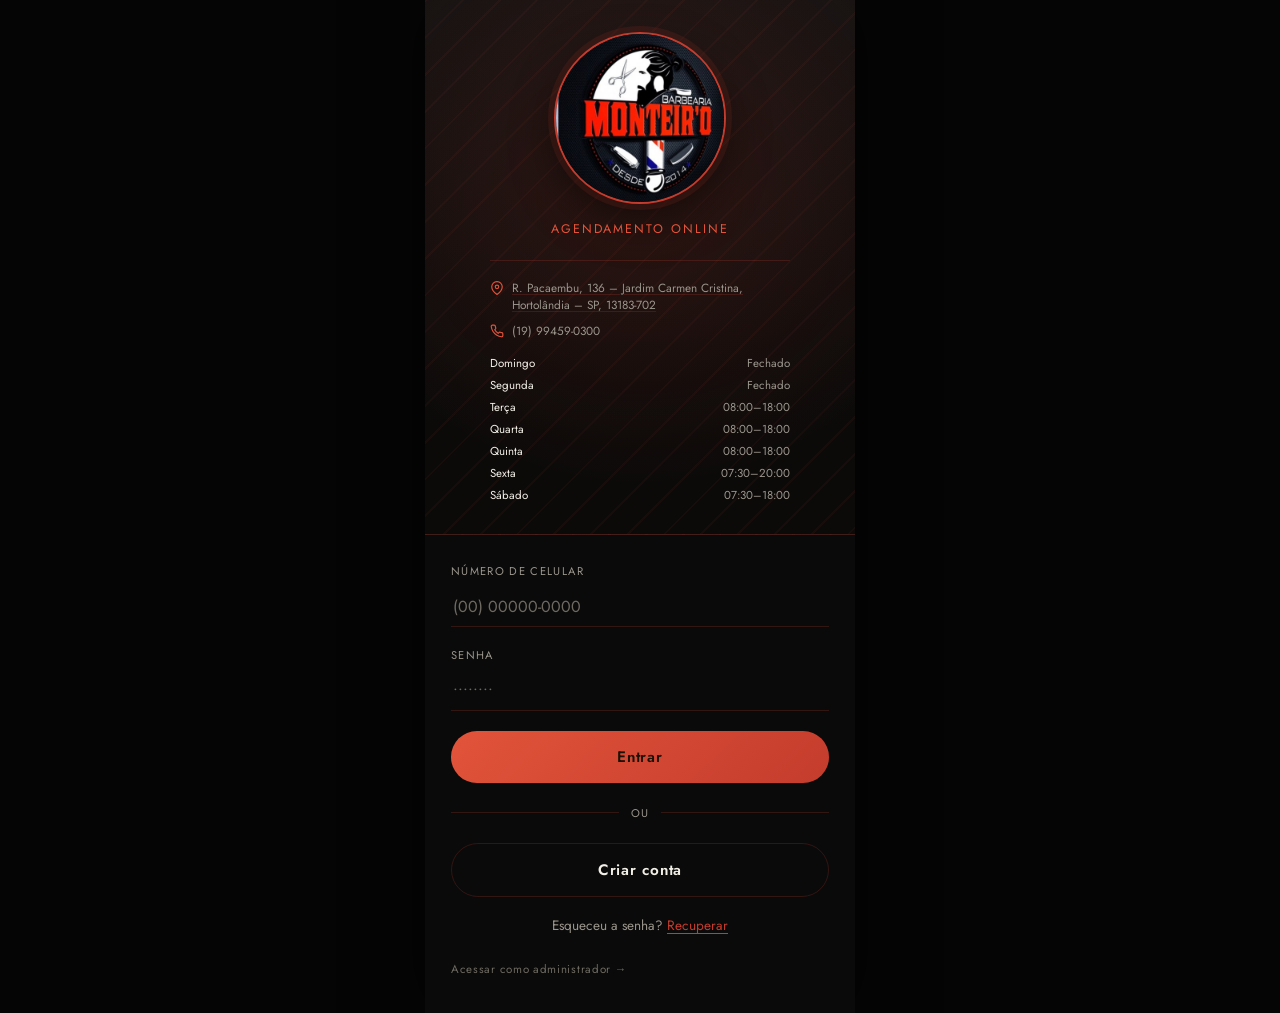
<file: monteiro-barbearia.html>
<!DOCTYPE html>
<html lang="pt-BR">
<head>
<meta charset="UTF-8">
<meta name="viewport" content="width=device-width, initial-scale=1.0">
<title>Monteiró Barbearia · Agendamento Online</title>

<!-- PWA: instalação como app -->
<link rel="manifest" href="manifest.json">
<meta name="theme-color" content="#0a0a0a">
<link rel="icon" type="image/png" sizes="192x192" href="icon-192.png">
<link rel="apple-touch-icon" href="apple-touch-icon.png">
<meta name="mobile-web-app-capable" content="yes">
<meta name="apple-mobile-web-app-capable" content="yes">
<meta name="apple-mobile-web-app-status-bar-style" content="black-translucent">
<meta name="apple-mobile-web-app-title" content="Monteiró">

<link rel="preconnect" href="https://fonts.googleapis.com">
<link href="https://fonts.googleapis.com/css2?family=Playfair+Display:wght@500;600;700&family=Jost:wght@400;500;600;700&display=swap" rel="stylesheet">
<style>
  :root{
    --bg:#0a0a0a;
    --surface:#161616;
    --surface-2:#1e1e1e;
    --red:#c43c2d;
    --red-bright:#e2543a;
    --red-dim:rgba(196,60,45,.22);
    --cream:#f2efe7;
    --muted:#9a958c;
    --muted-2:#6e6a62;
    --danger:#8a4030;
    --green:#3fae66;
    --green-bright:#6fe3a0;
    --green-dim:rgba(63,174,102,.22);
    --ok:#6fa57a;
    --radius:16px;
    --radius-sm:10px;
    font-size:16px;
  }
  *{box-sizing:border-box; margin:0; padding:0;}
  body{
    background:#050505;
    font-family:'Jost', sans-serif;
    color:var(--cream);
    -webkit-font-smoothing:antialiased;
  }
  h1,h2,h3,.display{font-family:'Playfair Display', serif;}
  button, input, select{font-family:inherit;}
  ::selection{background:var(--red-dim);}

  .shell{
    max-width:430px;
    margin:0 auto;
    min-height:100vh;
    background:var(--bg);
    position:relative;
    overflow-x:hidden;
    box-shadow:0 0 60px rgba(0,0,0,.6);
  }

  /* ---------- screens ---------- */
  .screen{display:none; min-height:100vh; padding-bottom:96px;}
  .screen.active{display:block; animation:fadeSlide .4s ease;}
  .screen.no-nav{padding-bottom:0;}
  @keyframes fadeSlide{from{opacity:0; transform:translateY(10px);} to{opacity:1; transform:translateY(0);}}
  @media (prefers-reduced-motion: reduce){
    .screen.active{animation:none;}
    .logo-mark{animation:none;}
  }

  /* ---------- topbar (internal screens) ---------- */
  .topbar{
    display:flex; align-items:center; gap:14px;
    padding:22px 22px 14px;
    position:sticky; top:0; z-index:5;
    background:linear-gradient(var(--bg) 80%, transparent);
  }
  .topbar h2{font-size:1.25rem; font-weight:600; letter-spacing:.02em;}
  .icon-btn{
    width:38px; height:38px; border-radius:50%;
    display:flex; align-items:center; justify-content:center;
    background:var(--surface); border:1px solid var(--red-dim);
    color:var(--red); cursor:pointer; flex:none;
  }
  .icon-btn svg{width:18px; height:18px;}
  .topbar .spacer{flex:1;}
  .logo-mini{width:38px; height:38px; border-radius:50%; object-fit:cover; border:1.5px solid var(--red); flex:none;}
  .greeting{display:flex; flex-direction:column; gap:2px;}
  .greeting span{font-size:.72rem; color:var(--muted); text-transform:uppercase; letter-spacing:.12em;}
  .greeting strong{font-family:'Playfair Display',serif; font-size:1.15rem; font-weight:600;}

  /* ---------- LOGIN / REGISTER ---------- */
  .hero{
    position:relative; min-height:340px;
    display:flex; flex-direction:column; align-items:center; justify-content:center;
    gap:16px; padding:32px 26px 28px; overflow:hidden; perspective:900px;
    background:
      radial-gradient(120% 90% at 50% 35%, rgba(196,60,45,.16), transparent 62%),
      repeating-linear-gradient(135deg, rgba(196,60,45,.06) 0 2px, transparent 2px 26px),
      linear-gradient(180deg, #161312 0%, #0c0a09 80%);
    border-bottom:1px solid var(--red-dim);
  }
  .logo-mark{
    width:172px; height:172px; border-radius:50%; object-fit:cover;
    border:2px solid var(--red); box-shadow:0 0 0 6px rgba(196,60,45,.12), 0 18px 40px rgba(0,0,0,.5);
    animation:spinY 11s linear infinite;
  }
  @keyframes spinY{ from{transform:rotateY(0deg);} to{transform:rotateY(360deg);} }
  .hero p.tag{font-size:.78rem; color:var(--red-bright); letter-spacing:.16em; text-transform:uppercase;}

  .hero-info{width:100%; max-width:300px; margin-top:6px; padding-top:18px; border-top:1px solid var(--red-dim);}
  .hero-line{display:flex; align-items:flex-start; gap:8px; font-size:.74rem; color:var(--muted); line-height:1.45; margin-bottom:9px; text-align:left;}
  .hero-link{color:var(--muted); text-decoration:underline; text-underline-offset:2px; text-decoration-color:var(--red-dim);}
  .hero-link:active{color:var(--red-bright);}
  .hero-line svg{width:14px; height:14px; flex:none; margin-top:2px; color:var(--red-bright);}
  .hero-hours{margin-top:12px;}
  .hero-hours-row{display:flex; justify-content:space-between; gap:10px; font-size:.72rem; padding:3px 0; color:var(--muted);}
  .hero-hours-row span:first-child{color:var(--cream); text-transform:capitalize;}

  .auth-card{padding:28px 26px 36px;}
  .field{margin-bottom:20px;}
  .field label{display:block; font-size:.7rem; letter-spacing:.12em; text-transform:uppercase; color:var(--muted); margin-bottom:8px;}
  .field input, .field select{
    width:100%; background:transparent; border:none;
    border-bottom:1px solid var(--red-dim);
    color:var(--cream); font-size:1rem; padding:8px 2px;
    outline:none; transition:border-color .2s;
  }
  .field input::placeholder{color:var(--muted-2);}
  .field input:focus, .field select:focus{border-color:var(--red-bright);}
  .field select{appearance:none; background-image:url("data:image/svg+xml;utf8,<svg xmlns='http://www.w3.org/2000/svg' width='10' height='6'><path d='M0 0l5 6 5-6z' fill='%23c9974b'/></svg>"); background-repeat:no-repeat; background-position:right 4px center;}

  .btn{
    width:100%; padding:15px; border-radius:999px; border:none;
    font-size:.95rem; font-weight:600; letter-spacing:.05em; cursor:pointer;
    transition:transform .15s ease, opacity .15s ease;
  }
  .btn:active{transform:scale(.98);}
  .btn-gold{background:linear-gradient(135deg, var(--red-bright), var(--red)); color:#1a1208;}
  .btn-green{background:linear-gradient(135deg, var(--green-bright), var(--green)); color:#0d2414;}
  .btn:disabled{opacity:.35; cursor:not-allowed;}
  .btn-ghost{background:transparent; border:1px solid var(--red-dim); color:var(--cream);}
  .btn-text{background:none; border:none; color:var(--red); font-size:.85rem; cursor:pointer; text-decoration:underline; text-underline-offset:3px;}

  .divider-row{display:flex; align-items:center; gap:12px; margin:22px 0;}
  .divider-row .line{flex:1; height:1px; background:var(--red-dim);}
  .divider-row span{font-size:.7rem; color:var(--muted); letter-spacing:.1em;}

  .auth-foot{text-align:center; margin-top:18px; font-size:.85rem; color:var(--muted);}
  .auth-foot button{margin-left:4px;}
  .admin-link{display:block; text-align:center; margin-top:26px; font-size:.72rem; color:var(--muted-2); letter-spacing:.06em; background:none; border:none; cursor:pointer;}

  /* ---------- HOME / SERVICES ---------- */
  .search-wrap{padding:0 22px 14px;}
  .search-box{
    display:flex; align-items:center; gap:10px;
    background:var(--surface); border:1px solid var(--red-dim);
    border-radius:999px; padding:11px 16px;
  }
  .search-box svg{width:16px; height:16px; color:var(--muted); flex:none;}
  .search-box input{flex:1; background:none; border:none; outline:none; color:var(--cream); font-size:.92rem;}
  .search-box input::placeholder{color:var(--muted-2);}

  .chip-row{display:flex; gap:10px; overflow-x:auto; padding:4px 22px 18px; scrollbar-width:none;}
  .chip-row::-webkit-scrollbar{display:none;}
  .chip{
    flex:none; padding:9px 18px; border-radius:999px; font-size:.82rem;
    border:1px solid var(--red-dim); color:var(--muted); cursor:pointer; white-space:nowrap;
    transition:all .15s;
  }
  .chip.active{background:var(--red-bright); color:#1a1208; border-color:var(--red-bright); font-weight:600;}
  .chip-money{border-color:rgba(63,174,102,.45); color:var(--green-bright); font-weight:600;}
  .chip-money.active{background:var(--green-bright); color:#0d2414; border-color:var(--green-bright);}

  .section-label{
    display:flex; align-items:center; gap:10px;
    padding:6px 22px 14px; font-size:.72rem; letter-spacing:.16em;
    text-transform:uppercase; color:var(--red);
  }
  .section-label .line{flex:1; height:1px; background:var(--red-dim);}

  .service-list{padding:0 22px; display:flex; flex-direction:column; gap:12px;}
  .service-card{
    display:flex; align-items:center; gap:14px;
    background:var(--surface); border:1px solid rgba(196,60,45,.12);
    border-radius:var(--radius); padding:14px 16px;
  }
  .service-bar{width:3px; align-self:stretch; border-radius:3px; background:var(--red); flex:none;}
  .service-info{flex:1; min-width:0;}
  .service-info h3{font-size:1rem; font-weight:600; color:var(--cream); margin-bottom:4px;}
  .service-info p{font-size:.78rem; color:var(--muted);}
  .service-price{text-align:right; flex:none;}
  .service-price strong{display:block; color:var(--red-bright); font-size:1rem; font-family:'Playfair Display',serif;}
  .service-price span{font-size:.68rem; color:var(--muted-2);}
  .mini-btn{
    margin-top:6px; width:30px; height:30px; border-radius:50%;
    background:var(--red-dim); border:1px solid var(--red-dim); color:var(--red-bright);
    font-size:1.1rem; cursor:pointer; line-height:1;
  }

  /* ---------- BOOKING ---------- */
  .summary-chip{
    margin:0 22px 18px; padding:14px 16px; border-radius:var(--radius);
    background:var(--surface-2); border:1px solid var(--red-dim);
    display:flex; justify-content:space-between; align-items:center;
  }
  .summary-chip div strong{font-family:'Playfair Display',serif; color:var(--cream); font-size:1rem;}
  .summary-chip div p{font-size:.76rem; color:var(--muted); margin-top:2px;}
  .summary-chip b{color:var(--red-bright); font-size:1.05rem; font-family:'Playfair Display',serif;}

  .prof-row{display:flex; gap:16px; overflow-x:auto; padding:4px 22px 22px; scrollbar-width:none;}
  .prof-row::-webkit-scrollbar{display:none;}
  .prof-card{flex:none; display:flex; flex-direction:column; align-items:center; gap:8px; cursor:pointer; opacity:.6; transition:opacity .15s;}
  .prof-card.active{opacity:1;}
  .prof-avatar{
    width:64px; height:64px; border-radius:50%; display:flex; align-items:center; justify-content:center;
    font-family:'Playfair Display',serif; font-weight:700; font-size:1.1rem; color:#1a1208;
    border:2px solid transparent;
  }
  .prof-card.active .prof-avatar{border-color:var(--red-bright);}
  .prof-card span{font-size:.78rem; color:var(--cream); font-weight:500;}
  .prof-card small{font-size:.65rem; color:var(--muted-2);}

  .date-row{display:flex; gap:10px; overflow-x:auto; padding:4px 22px 22px; scrollbar-width:none;}
  .date-row::-webkit-scrollbar{display:none;}
  .date-chip{
    flex:none; width:54px; padding:12px 0; border-radius:14px; text-align:center;
    background:var(--surface); border:1px solid rgba(196,60,45,.12); cursor:pointer;
  }
  .date-chip span{display:block; font-size:.65rem; color:var(--muted); text-transform:uppercase; letter-spacing:.06em;}
  .date-chip strong{display:block; font-size:1.05rem; margin-top:4px; color:var(--cream); font-weight:600;}
  .date-chip.active{background:var(--red-bright); border-color:var(--red-bright);}
  .date-chip.active span, .date-chip.active strong{color:#1a1208;}
  .date-chip.closed{opacity:.3; cursor:not-allowed;}

  .slot-grid{display:grid; grid-template-columns:repeat(3, 1fr); gap:10px; padding:0 22px 24px;}
  .slot{
    padding:12px 0; text-align:center; border-radius:12px; font-size:.88rem;
    border:1px solid rgba(196,60,45,.18); color:var(--cream); cursor:pointer; background:var(--surface);
  }
  .slot.active{background:var(--red-bright); color:#1a1208; border-color:var(--red-bright); font-weight:600;}
  .slot.taken{opacity:.28; text-decoration:line-through; cursor:not-allowed; background:none;}
  .empty-note{padding:30px 22px; text-align:center; color:var(--muted); font-size:.85rem;}

  .sticky-bar{
    position:fixed; bottom:72px; left:0; right:0; max-width:430px; margin:0 auto;
    background:linear-gradient(0deg, var(--bg) 70%, transparent);
    padding:18px 22px 14px; display:flex; align-items:center; gap:14px; z-index:7;
  }
  .sticky-bar .total{flex:1;}
  .sticky-bar .total span{display:block; font-size:.68rem; color:var(--muted); text-transform:uppercase; letter-spacing:.1em;}
  .sticky-bar .total strong{font-family:'Playfair Display',serif; font-size:1.3rem; color:var(--red-bright);}
  .sticky-bar .btn{flex:none; width:auto; padding:14px 26px;}

  /* ---------- POPUP DE SUCESSO ---------- */
  .modal-overlay{
    position:fixed; inset:0; background:rgba(0,0,0,.78); backdrop-filter:blur(4px);
    display:none; align-items:center; justify-content:center; z-index:50; padding:24px;
  }
  .modal-overlay.show{display:flex;}
  .modal-card{
    width:100%; max-width:380px; background:var(--surface); border:1px solid var(--green-dim);
    border-radius:var(--radius); padding:32px 24px; text-align:center; animation:fadeSlide .3s ease;
  }
  .modal-card .confirm-icon{
    width:72px; height:72px; border-radius:50%; margin:0 auto 22px;
    background:var(--green-dim); border:1px solid var(--green-bright);
    display:flex; align-items:center; justify-content:center;
  }
  .modal-card .confirm-icon svg{width:32px; height:32px; color:var(--green-bright);}
  .modal-card h2{font-size:1.2rem; margin-bottom:10px;}
  .modal-card p.muted{color:var(--muted); font-size:.85rem; margin-bottom:22px;}
  .confirm-card{
    width:100%; background:var(--surface-2); border:1px solid var(--red-dim); border-radius:var(--radius-sm);
    padding:18px; text-align:left; margin-bottom:24px;
  }
  .confirm-row{display:flex; justify-content:space-between; padding:8px 0; font-size:.86rem; border-bottom:1px solid rgba(196,60,45,.1);}
  .confirm-row:last-child{border-bottom:none;}
  .confirm-row span{color:var(--muted);}
  .confirm-row strong{color:var(--cream); font-weight:500;}

  /* ---------- APPOINTMENTS ---------- */
  .appt-card{
    margin:0 22px 14px; padding:16px; border-radius:var(--radius); background:var(--surface);
    border:1px solid rgba(196,60,45,.12); display:flex; gap:14px; align-items:center;
  }
  .appt-date{
    flex:none; width:54px; text-align:center; border-right:1px solid var(--red-dim); padding-right:14px;
  }
  .appt-date span{display:block; font-size:.62rem; color:var(--muted); text-transform:uppercase;}
  .appt-date strong{display:block; font-family:'Playfair Display',serif; font-size:1.3rem; color:var(--red-bright);}
  .appt-info{flex:1;}
  .appt-info h3{font-size:.95rem; margin-bottom:3px;}
  .appt-info p{font-size:.76rem; color:var(--muted);}
  .appt-status{
    font-size:.62rem; padding:4px 10px; border-radius:999px; text-transform:uppercase; letter-spacing:.06em;
    background:rgba(111,165,122,.15); color:var(--ok); flex:none;
  }
  .appt-side{display:flex; flex-direction:column; align-items:flex-end; gap:8px; flex:none;}
  .appt-value{font-family:'Playfair Display',serif; color:var(--red-bright); font-size:1rem;}
  .appt-actions{padding:0 22px; margin:-4px 0 18px;}
  .link-danger{background:none; border:none; color:var(--danger); font-size:.78rem; cursor:pointer; text-decoration:underline;}

  /* ---------- ADMIN ---------- */
  .admin-day{
    margin:0 22px 12px; padding:14px 16px; border-radius:var(--radius-sm); background:var(--surface);
    border:1px solid rgba(196,60,45,.12);
  }
  .admin-day-head{display:flex; justify-content:space-between; align-items:center; margin-bottom:10px;}
  .admin-day-head strong{font-size:.9rem;}
  .switch{position:relative; width:40px; height:22px; flex:none;}
  .switch input{opacity:0; width:0; height:0;}
  .switch .track{position:absolute; inset:0; background:var(--surface-2); border:1px solid var(--red-dim); border-radius:999px; cursor:pointer; transition:.2s;}
  .switch .track:before{content:''; position:absolute; width:16px; height:16px; left:2px; top:2px; background:var(--muted); border-radius:50%; transition:.2s;}
  .switch input:checked + .track{background:var(--red-dim); border-color:var(--red-bright);}
  .switch input:checked + .track:before{transform:translateX(18px); background:var(--red-bright);}
  .admin-times{display:flex; gap:10px;}
  .admin-times .field{flex:1; margin-bottom:0;}
  .admin-times .field label{font-size:.6rem;}
  .admin-block{margin:24px 22px 4px;}
  .admin-block h3{font-size:.95rem; margin-bottom:14px;}
  .save-wrap{padding:26px 22px 10px;}

  /* ---------- BOTTOM NAV ---------- */
  .bottom-nav{
    position:fixed; bottom:0; left:0; right:0; max-width:430px; margin:0 auto;
    background:rgba(12,10,9,.92); backdrop-filter:blur(10px);
    border-top:1px solid var(--red-dim);
    display:none; justify-content:space-around; padding:12px 10px 16px; z-index:8;
  }
  .nav-item{display:flex; flex-direction:column; align-items:center; gap:5px; background:none; border:none; cursor:pointer; color:var(--muted-2);}
  .nav-item svg{width:21px; height:21px;}
  .nav-item span{font-size:.62rem; letter-spacing:.04em;}
  .nav-item.active{color:var(--red-bright);}

  /* ---------- toast ---------- */
  .toast{
    position:fixed; bottom:108px; left:50%; transform:translateX(-50%) translateY(20px);
    background:var(--red-bright); color:#1a1208; padding:12px 22px; border-radius:999px;
    font-size:.85rem; font-weight:600; opacity:0; pointer-events:none; transition:all .3s ease; z-index:50;
    white-space:nowrap;
  }
  .toast.show{opacity:1; transform:translateX(-50%) translateY(0);}

  .scissor-divider{display:flex; align-items:center; gap:10px; padding:8px 22px 4px; color:var(--red);}
  .scissor-divider svg{width:14px; height:14px; flex:none;}
  .scissor-divider .line{flex:1; height:1px; background:var(--red-dim);}

  .staff-admin-actions{display:flex; flex-direction:column; gap:6px; flex:none;}
  .icon-btn.small{width:30px; height:30px;}
  .icon-btn.small svg{width:14px; height:14px;}
  .icon-btn.danger{color:var(--danger); border-color:rgba(194,91,74,.3);}
  .staff-tags{display:flex; flex-wrap:wrap; gap:6px; margin-top:6px;}
  .tag-mini{font-size:.62rem; padding:3px 9px; border-radius:999px; background:var(--red-dim); color:var(--red-bright); white-space:nowrap;}
  .service-check-list{display:flex; flex-direction:column; gap:11px; margin-top:8px;}
  .check-row{display:flex; align-items:center; gap:10px; font-size:.85rem; color:var(--cream); cursor:pointer;}
  .check-row input{accent-color:var(--red-bright); width:16px; height:16px; flex:none;}
  .admin-inline-form{margin-top:14px; padding:16px; border-radius:var(--radius-sm); background:var(--surface-2); border:1px solid var(--red-dim);}

</style>
</head>
<body>

<div class="shell" id="shell">

  <!-- ============ LOGIN ============ -->
  <section class="screen active no-nav" id="screen-login">
    <div class="hero">
      <img class="logo-mark" src="[data-uri]" alt="Monteiró Barbearia">
      <p class="tag">Agendamento online</p>

      <div class="hero-info">
        <p class="hero-line">
          <svg viewBox="0 0 24 24" fill="none" stroke="currentColor" stroke-width="2"><path d="M21 10c0 7-9 13-9 13s-9-6-9-13a9 9 0 1118 0z"/><circle cx="12" cy="10" r="3"/></svg>
          <a class="hero-link" href="https://maps.app.goo.gl/FoYgqkaaME55HHB46" target="_blank" rel="noopener">R. Pacaembu, 136 – Jardim Carmen Cristina, Hortolândia – SP, 13183-702</a>
        </p>
        <p class="hero-line">
          <svg viewBox="0 0 24 24" fill="none" stroke="currentColor" stroke-width="2"><path d="M22 16.92v3a2 2 0 01-2.18 2 19.79 19.79 0 01-8.63-3.07 19.5 19.5 0 01-6-6 19.79 19.79 0 01-3.07-8.67A2 2 0 014.11 2h3a2 2 0 012 1.72c.127.96.36 1.903.7 2.81a2 2 0 01-.45 2.11L8.09 9.91a16 16 0 006 6l1.27-1.27a2 2 0 012.11-.45c.907.34 1.85.57 2.81.7A2 2 0 0122 16.92z"/></svg>
          (19) 99459-0300
        </p>
        <div class="hero-hours" id="heroHours"></div>
      </div>
    </div>

    <div class="auth-card">
      <div>
        <div class="field">
          <label for="loginPhone">Número de celular</label>
          <input id="loginPhone" type="tel" inputmode="numeric" placeholder="(00) 00000-0000" maxlength="16" oninput="maskPhone(this)">
        </div>
        <div class="field">
          <label for="loginPass">Senha</label>
          <input id="loginPass" type="password" placeholder="••••••••">
        </div>
        <button class="btn btn-gold" type="button" onclick="doLogin()">Entrar</button>
      </div>

      <div class="divider-row"><div class="line"></div><span>OU</span><div class="line"></div></div>

      <button class="btn btn-ghost" onclick="showScreen('screen-register')">Criar conta</button>

      <p class="auth-foot">Esqueceu a senha?<button class="btn-text" onclick="toast('Link de recuperação enviado (simulação)')">Recuperar</button></p>

      <button class="admin-link" onclick="showScreen('screen-admin-login')">Acessar como administrador →</button>
    </div>
  </section>

  <!-- ============ ADMIN LOGIN ============ -->
  <section class="screen no-nav" id="screen-admin-login">
    <div class="topbar">
      <button class="icon-btn" onclick="showScreen('screen-login')">
        <svg viewBox="0 0 24 24" fill="none" stroke="currentColor" stroke-width="2"><path d="M15 18l-6-6 6-6"/></svg>
      </button>
      <h2 class="display">Acesso administrativo</h2>
    </div>
    <div class="auth-card" style="padding-top:10px;">
      <div>
        <div class="field"><label for="adminUser">Usuário</label><input id="adminUser" type="text" placeholder="admin"></div>
        <div class="field"><label for="adminPass">Senha</label><input id="adminPass" type="password" placeholder="••••••••"></div>
        <button class="btn btn-gold" type="button" onclick="doAdminLogin()">Entrar</button>
      </div>
    </div>
  </section>

  <!-- ============ REGISTER ============ -->
  <section class="screen no-nav" id="screen-register">
    <div class="topbar">
      <button class="icon-btn" onclick="showScreen('screen-login')">
        <svg viewBox="0 0 24 24" fill="none" stroke="currentColor" stroke-width="2"><path d="M15 18l-6-6 6-6"/></svg>
      </button>
      <h2 class="display">Criar conta</h2>
    </div>
    <div class="auth-card" style="padding-top:8px;">
      <div>
        <div class="field"><label for="regName">Nome completo</label><input id="regName" type="text" placeholder="Como podemos te chamar"></div>
        <div class="field"><label for="regPhone">Número de celular</label><input id="regPhone" type="tel" inputmode="numeric" placeholder="(00) 00000-0000" maxlength="16" oninput="maskPhone(this)"></div>
        <div class="field"><label for="regPass">Senha</label><input id="regPass" type="password" placeholder="Crie uma senha"></div>
        <button class="btn btn-gold" type="button" onclick="doRegister()" style="margin-top:6px;">Criar conta</button>
      </div>
      <p class="auth-foot">Já tem conta?<button class="btn-text" onclick="showScreen('screen-login')">Entrar</button></p>
    </div>
  </section>

  <!-- ============ HOME / SERVICES ============ -->
  <section class="screen" id="screen-home">
    <div class="topbar">
      <img class="logo-mini" src="[data-uri]" alt="Monteiró Barbearia">
      <div class="greeting"><span>Bem-vindo(a)</span><strong id="homeUserName" class="display">Cliente</strong></div>
      <div class="spacer"></div>
      <button class="icon-btn" onclick="showScreen('screen-appointments'); setNav('appointments')">
        <svg viewBox="0 0 24 24" fill="none" stroke="currentColor" stroke-width="2"><path d="M12 8v4l3 3M12 3a9 9 0 100 18 9 9 0 000-18z"/></svg>
      </button>
      <button class="icon-btn" onclick="logoutUser()" title="Sair">
        <svg viewBox="0 0 24 24" fill="none" stroke="currentColor" stroke-width="2"><path d="M9 21H5a2 2 0 01-2-2V5a2 2 0 012-2h4M16 17l5-5-5-5M21 12H9"/></svg>
      </button>
    </div>

    <div class="search-wrap">
      <div class="search-box">
        <svg viewBox="0 0 24 24" fill="none" stroke="currentColor" stroke-width="2"><circle cx="11" cy="11" r="7"/><path d="M21 21l-4.3-4.3"/></svg>
        <input id="searchInput" type="text" placeholder="Buscar serviço..." oninput="renderServices()">
      </div>
    </div>

    <div class="chip-row" id="categoryChips"></div>

    <div class="scissor-divider">
      <svg viewBox="0 0 24 24" fill="none" stroke="currentColor" stroke-width="1.6"><circle cx="6" cy="6" r="2.5"/><circle cx="6" cy="18" r="2.5"/><path d="M8.5 8L20 19M8.5 16L20 5M6 8.5v7"/></svg>
      <span style="font-size:.72rem; letter-spacing:.14em;">SERVIÇOS DISPONÍVEIS</span>
      <div class="line"></div>
    </div>

    <div class="service-list" id="serviceList"></div>
  </section>

  <!-- ============ BOOKING ============ -->
  <section class="screen" id="screen-booking">
    <div class="topbar">
      <button class="icon-btn" onclick="showScreen('screen-home')">
        <svg viewBox="0 0 24 24" fill="none" stroke="currentColor" stroke-width="2"><path d="M15 18l-6-6 6-6"/></svg>
      </button>
      <h2 class="display">Agendamento</h2>
    </div>

    <div class="summary-chip">
      <div><strong id="bkServiceName">—</strong><p id="bkServiceMeta">—</p></div>
      <b id="bkServicePrice">—</b>
    </div>

    <div class="section-label"><span>Profissional</span><div class="line"></div></div>
    <div class="prof-row" id="profRow"></div>

    <div class="section-label"><span>Data</span><div class="line"></div></div>
    <div class="date-row" id="dateRow"></div>

    <div class="section-label"><span>Horário</span><div class="line"></div></div>
    <div id="slotWrap"></div>

    <div style="height:90px;"></div>

    <div class="sticky-bar">
      <div class="total"><span>Total</span><strong id="bkTotal">R$ 0</strong></div>
      <button class="btn btn-green" id="confirmBtn" disabled onclick="confirmBooking()">Agendar</button>
    </div>
  </section>

  <!-- ============ APPOINTMENTS ============ -->
  <section class="screen" id="screen-appointments">
    <div class="topbar">
      <h2 class="display">Meus horários</h2>
      <div class="spacer"></div>
      <button class="icon-btn" onclick="showScreen('screen-home')">
        <svg viewBox="0 0 24 24" fill="none" stroke="currentColor" stroke-width="2"><path d="M3 12l9-9 9 9M5 10v10h14V10"/></svg>
      </button>
    </div>
    <div class="section-label"><span>Próximos agendamentos</span><div class="line"></div></div>
    <div id="apptList"></div>
  </section>

  <!-- ============ ADMIN ============ -->
  <section class="screen" id="screen-admin">
    <div class="topbar">
      <button class="icon-btn" onclick="logoutUser()" title="Sair">
        <svg viewBox="0 0 24 24" fill="none" stroke="currentColor" stroke-width="2"><path d="M15 18l-6-6 6-6"/></svg>
      </button>
      <h2 class="display">Painel administrativo</h2>
    </div>

    <div class="chip-row" id="adminTabs">
      <div class="chip chip-money" data-tab="caixa" onclick="setAdminTab('caixa')">Caixa</div>
      <div class="chip active" data-tab="hours" onclick="setAdminTab('hours')">Funcionamento</div>
      <div class="chip" data-tab="staff" onclick="setAdminTab('staff')">Colaboradores</div>
      <div class="chip" data-tab="services" onclick="setAdminTab('services')">Serviços</div>
      <div class="chip" data-tab="agenda" onclick="setAdminTab('agenda')">Agendas</div>
    </div>

    <!-- TAB: FUNCIONAMENTO -->
    <div class="admin-tab" id="adminTab-hours">
      <p style="padding:0 22px 18px; font-size:.82rem; color:var(--muted);">Defina o funcionamento do estabelecimento. Os horários disponíveis para agendamento dos clientes são gerados automaticamente a partir daqui.</p>

      <div class="admin-block"><h3>Dias e horários</h3></div>
      <div id="adminDays"></div>

      <div class="admin-block"><h3>Intervalo entre atendimentos</h3></div>
      <div class="admin-day">
        <div class="field" style="margin-bottom:0;">
          <label>Duração de cada slot</label>
          <select id="adminInterval">
            <option value="15">15 minutos</option>
            <option value="20">20 minutos</option>
            <option value="30" selected>30 minutos</option>
            <option value="45">45 minutos</option>
            <option value="60">60 minutos</option>
          </select>
        </div>
      </div>

      <div class="admin-block"><h3>Intervalo de almoço / pausa</h3></div>
      <div class="admin-day">
        <div class="admin-times">
          <div class="field"><label>Início</label><input id="breakStart" type="time" value="12:00"></div>
          <div class="field"><label>Fim</label><input id="breakEnd" type="time" value="13:00"></div>
        </div>
      </div>

      <div class="save-wrap">
        <button class="btn btn-gold" onclick="saveAdminConfig()">Salvar configurações</button>
      </div>
    </div>

    <!-- TAB: COLABORADORES -->
    <div class="admin-tab" id="adminTab-staff" style="display:none;">
      <div class="admin-block" style="display:flex; justify-content:space-between; align-items:center;">
        <h3>Equipe</h3>
        <button class="mini-btn" onclick="openStaffForm(null)" title="Novo colaborador">+</button>
      </div>
      <div class="service-list" id="staffList"></div>
      <div id="staffFormWrap" style="display:none; padding:0 22px;"></div>
    </div>

    <!-- TAB: SERVIÇOS -->
    <div class="admin-tab" id="adminTab-services" style="display:none;">
      <div class="admin-block" style="display:flex; justify-content:space-between; align-items:center;">
        <h3>Serviços oferecidos</h3>
        <button class="mini-btn" onclick="openServiceForm(null)" title="Novo serviço">+</button>
      </div>
      <div class="service-list" id="adminServiceList"></div>
      <div id="serviceFormWrap" style="display:none; padding:0 22px;"></div>
    </div>

    <!-- TAB: AGENDAS -->
    <div class="admin-tab" id="adminTab-agenda" style="display:none;">
      <div class="admin-block"><h3>Agenda por colaborador</h3></div>
      <div class="chip-row" id="agendaStaffChips"></div>
      <div id="agendaApptList"></div>
    </div>

    <!-- TAB: CAIXA -->
    <div class="admin-tab" id="adminTab-caixa" style="display:none;">
      <div class="admin-block"><h3>Caixa · Serviços realizados</h3></div>

      <div class="admin-day">
        <div class="admin-times">
          <div class="field"><label>De</label><input id="caixaDateFrom" type="date" onchange="applyCaixaFilters()"></div>
          <div class="field"><label>Até</label><input id="caixaDateTo" type="date" onchange="applyCaixaFilters()"></div>
        </div>
        <div class="field" style="margin-top:14px; margin-bottom:0;">
          <label>Colaborador</label>
          <select id="caixaProfFilter" onchange="applyCaixaFilters()"></select>
        </div>
        <button class="btn-text" style="margin-top:12px;" onclick="clearCaixaFilters()">Limpar filtros</button>
      </div>

      <div class="section-label" style="margin-top:18px;"><span id="caixaCount">0 serviços</span><div class="line"></div></div>
      <div class="service-list" id="caixaList"></div>

      <div class="summary-chip" style="margin-top:6px;">
        <div><strong>Total no período</strong><p>Soma dos serviços filtrados</p></div>
        <b id="caixaTotal">R$ 0</b>
      </div>
    </div>
  </section>

  <!-- ============ BOTTOM NAV ============ -->
  <nav class="bottom-nav" id="bottomNav">
    <button class="nav-item active" id="navHome" onclick="showScreen('screen-home'); setNav('home')">
      <svg viewBox="0 0 24 24" fill="none" stroke="currentColor" stroke-width="2"><path d="M3 12l9-9 9 9M5 10v10h14V10"/></svg>
      <span>Início</span>
    </button>
    <button class="nav-item" id="navAppt" onclick="showScreen('screen-appointments'); setNav('appointments')">
      <svg viewBox="0 0 24 24" fill="none" stroke="currentColor" stroke-width="2"><path d="M12 8v4l3 3M12 3a9 9 0 100 18 9 9 0 000-18z"/></svg>
      <span>Horários</span>
    </button>
    <button class="nav-item" id="navAdmin" onclick="showScreen('screen-admin'); setNav('admin')" style="display:none;">
      <svg viewBox="0 0 24 24" fill="none" stroke="currentColor" stroke-width="2"><circle cx="12" cy="12" r="3"/><path d="M19.4 15a1.7 1.7 0 00.34 1.87l.06.06a2 2 0 11-2.83 2.83l-.06-.06a1.7 1.7 0 00-1.87-.34 1.7 1.7 0 00-1 1.55V21a2 2 0 11-4 0v-.09a1.7 1.7 0 00-1-1.55 1.7 1.7 0 00-1.87.34l-.06.06a2 2 0 11-2.83-2.83l.06-.06a1.7 1.7 0 00.34-1.87 1.7 1.7 0 00-1.55-1H3a2 2 0 110-4h.09a1.7 1.7 0 001.55-1 1.7 1.7 0 00-.34-1.87l-.06-.06a2 2 0 112.83-2.83l.06.06a1.7 1.7 0 001.87.34H9a1.7 1.7 0 001-1.55V3a2 2 0 114 0v.09a1.7 1.7 0 001 1.55 1.7 1.7 0 001.87-.34l.06-.06a2 2 0 112.83 2.83l-.06.06a1.7 1.7 0 00-.34 1.87V9a1.7 1.7 0 001.55 1H21a2 2 0 110 4h-.09a1.7 1.7 0 00-1.55 1z"/></svg>
      <span>Painel</span>
    </button>
  </nav>

  <div class="toast" id="toast"></div>

  <!-- ============ POPUP DE SUCESSO ============ -->
  <div class="modal-overlay" id="successModal">
    <div class="modal-card">
      <div class="confirm-icon">
        <svg viewBox="0 0 24 24" fill="none" stroke="currentColor" stroke-width="2.4"><path d="M5 13l4 4L19 7"/></svg>
      </div>
      <h2 class="display">Agendamento realizado com sucesso!</h2>
      <p class="muted">Você receberá uma confirmação por WhatsApp/e-mail antes do horário marcado.</p>
      <div class="confirm-card" id="successModalDetails"></div>
      <button class="btn btn-green" onclick="closeSuccessModal()">Ver meus horários</button>
    </div>
  </div>
</div>

<script>
/* ===================== MOCK DATA (substituir depois pela integração com Google Sheets / Apps Script) ===================== */
let services = [
  {id:1, cat:'Cabelo',  name:'Corte Clássico',        duration:30, price:45},
  {id:2, cat:'Cabelo',  name:'Corte + Sobrancelha',   duration:45, price:60},
  {id:3, cat:'Barba',   name:'Barba Completa',        duration:30, price:35},
  {id:4, cat:'Barba',   name:'Barboterapia',          duration:40, price:50},
  {id:5, cat:'Unhas',   name:'Manicure',              duration:40, price:40},
  {id:6, cat:'Unhas',   name:'Spa dos Pés',           duration:50, price:55},
  {id:7, cat:'Estética',name:'Limpeza de Pele',       duration:60, price:90},
  {id:8, cat:'Estética',name:'Massagem Relaxante',    duration:50, price:80},
];
// Lista mestre de categorias possíveis (usada no formulário de cadastro de serviço no admin)
const masterCategories = ['Cabelo','Barba','Unhas','Estética'];

// Paleta usada para gerar o avatar de novos colaboradores cadastrados pelo admin
const avatarPalette = [
  ['#c4503a','#5e211a'], ['#d6604a','#6b2a1d'], ['#b8442f','#4a1812'],
  ['#a83f2c','#3a1410'], ['#c8593f','#572218'], ['#9c3f2e','#33120e'],
];

let professionals = [
  {id:1, name:'Marcos',  role:'Barbeiro Master', initials:'MC', c1:'#c4503a', c2:'#5e211a', serviceIds:[1,2,3,4]},
  {id:2, name:'Sara',    role:'Hair Stylist',     initials:'SR', c1:'#d6604a', c2:'#6b2a1d', serviceIds:[1,2,7,8]},
  {id:3, name:'Adriano', role:'Nail Designer',    initials:'AD', c1:'#b8442f', c2:'#4a1812', serviceIds:[5,6]},
];

// Credenciais fixas do admin (mock). Em produção: usuário/senha com hash, validado no backend.
const ADMIN_CREDENTIALS = {user:'admin', pass:'123456'};

// Configuração definida pelo administrador (horário de funcionamento + intervalo entre atendimentos)
let businessConfig = {
  interval: 30, // minutos
  breakStart: '12:00',
  breakEnd: '13:00',
  // 0=Domingo ... 6=Sábado — horários reais da Monteiró Barbearia
  hours: {
    0: {closed:true,  open:'08:00', close:'18:00'},
    1: {closed:true,  open:'08:00', close:'18:00'},
    2: {closed:false, open:'08:00', close:'18:00'},
    3: {closed:false, open:'08:00', close:'18:00'},
    4: {closed:false, open:'08:00', close:'18:00'},
    5: {closed:false, open:'07:30', close:'20:00'},
    6: {closed:false, open:'07:30', close:'18:00'},
  }
};

const weekdayLabel = ['Dom','Seg','Ter','Qua','Qui','Sex','Sáb'];
const weekdayFull  = ['Domingo','Segunda','Terça','Quarta','Quinta','Sexta','Sábado'];

let bookings = [
  {id:101, serviceId:1, profId:1, date: isoOffset(2), time:'10:00', clientName:'Você'},
  {id:102, serviceId:5, profId:3, date: isoOffset(5), time:'14:30', clientName:'Você'},
];

// Clientes já cadastrados (mock) — chave é o celular só com dígitos.
// Em produção isso viria da aba "Clientes" da planilha / backend (senha sempre com hash, nunca em texto puro).
let registeredClients = {
  '11987654321': {name:'Felipe Augusto', password:'1234'},
};

let state = {
  loggedIn:false, isAdmin:false, userName:'Cliente',
  activeCategory:'Todos',
  selectedService:null, selectedProf:null, selectedDate:null, selectedSlot:null,
};
let editingStaffId = null;
let editingServiceId = null;
let selectedAgendaStaff = null;
let caixaFilters = { dateFrom:null, dateTo:null, profId:'all' };

/* ===================== PERSISTÊNCIA LOCAL (localStorage) ===================== */
// Salva tudo que o admin configura/cadastra no navegador do próprio aparelho.
// Importante: isso é por navegador/aparelho, não é compartilhado entre diferentes celulares.
// Pra persistência de verdade entre todos os usuários, o próximo passo é conectar ao Google Sheets/Apps Script.
const STORAGE_KEY = 'monteiroBarbearia_v1';
function persistAll(){
  try{
    const payload = { businessConfig, professionals, services, bookings, registeredClients };
    localStorage.setItem(STORAGE_KEY, JSON.stringify(payload));
  } catch(e){ console.warn('Não foi possível salvar localmente:', e); }
}
function loadPersisted(){
  try{
    const raw = localStorage.getItem(STORAGE_KEY);
    if(!raw) return;
    const data = JSON.parse(raw);
    if(data.businessConfig) businessConfig = data.businessConfig;
    if(data.professionals) professionals = data.professionals;
    if(data.services) services = data.services;
    if(data.bookings) bookings = data.bookings;
    if(data.registeredClients) registeredClients = data.registeredClients;
  } catch(e){ console.warn('Não foi possível carregar dados salvos:', e); }
}
function renderHeroHours(){
  const wrap = document.getElementById('heroHours');
  if(!wrap) return;
  wrap.innerHTML = [0,1,2,3,4,5,6].map(dow => {
    const cfg = businessConfig.hours[dow];
    const label = cfg.closed ? 'Fechado' : `${cfg.open}–${cfg.close}`;
    return `<div class="hero-hours-row"><span>${weekdayFull[dow]}</span><span>${label}</span></div>`;
  }).join('');
}

/* ===================== HELPERS ===================== */
function isoOffset(days){
  const d = new Date(); d.setDate(d.getDate()+days);
  return d.toISOString().slice(0,10);
}
function fmtDateLong(iso){
  const d = new Date(iso+'T00:00');
  return `${weekdayFull[d.getDay()]}, ${String(d.getDate()).padStart(2,'0')}`;
}
function toast(msg){
  const t = document.getElementById('toast');
  t.textContent = msg;
  t.classList.add('show');
  setTimeout(()=>t.classList.remove('show'), 2200);
}
function showScreen(id){
  document.querySelectorAll('.screen').forEach(s=>s.classList.remove('active'));
  document.getElementById(id).classList.add('active');
  document.getElementById('bottomNav').style.display =
    ['screen-login','screen-admin-login','screen-register'].includes(id) ? 'none' : 'flex';
  if(id === 'screen-admin'){ document.getElementById('bottomNav').style.display='none'; }
  window.scrollTo(0,0);
}
function setNav(which){
  document.querySelectorAll('.nav-item').forEach(n=>n.classList.remove('active'));
  if(which==='home') document.getElementById('navHome').classList.add('active');
  if(which==='appointments') document.getElementById('navAppt').classList.add('active');
  if(which==='admin') document.getElementById('navAdmin').classList.add('active');
}

/* ===================== AUTH (celular + senha) ===================== */
function maskPhone(el){
  let d = el.value.replace(/\D/g,'').slice(0,11);
  if(d.length>10) el.value = `(${d.slice(0,2)}) ${d.slice(2,7)}-${d.slice(7)}`;
  else if(d.length>6) el.value = `(${d.slice(0,2)}) ${d.slice(2,6)}-${d.slice(6)}`;
  else if(d.length>2) el.value = `(${d.slice(0,2)}) ${d.slice(2)}`;
  else if(d.length>0) el.value = `(${d}`;
  else el.value = '';
}
function doLogin(){
  const digits = document.getElementById('loginPhone').value.replace(/\D/g,'');
  const pass = document.getElementById('loginPass').value;
  if(digits.length < 10){ toast('Digite um celular válido com DDD'); return; }
  if(!pass){ toast('Digite sua senha'); return; }
  const client = registeredClients[digits];
  if(!client){ toast('Celular não encontrado. Crie uma conta.'); return; }
  if(client.password !== pass){ toast('Senha incorreta'); return; }
  state.userName = client.name;
  finishLogin();
  toast('Bem-vindo(a) de volta!');
}
function doRegister(){
  const name = document.getElementById('regName').value.trim();
  const digits = document.getElementById('regPhone').value.replace(/\D/g,'');
  const pass = document.getElementById('regPass').value;
  if(!name){ toast('Digite seu nome'); return; }
  if(digits.length < 10){ toast('Digite um celular válido com DDD'); return; }
  if(!pass || pass.length < 4){ toast('A senha precisa de ao menos 4 caracteres'); return; }
  if(registeredClients[digits]){ toast('Esse celular já tem cadastro. Faça login.'); return; }
  registeredClients[digits] = {name, password:pass};
  state.userName = name;
  persistAll();
  finishLogin();
  toast('Conta criada com sucesso!');
}
function finishLogin(){
  state.loggedIn = true; state.isAdmin = false;
  document.getElementById('homeUserName').textContent = capitalize(state.userName.split(' ')[0]);
  document.getElementById('navAdmin').style.display = 'none';
  renderCategoryChips(); renderServices();
  showScreen('screen-home'); setNav('home');
}
function doAdminLogin(){
  const u = document.getElementById('adminUser').value.trim();
  const p = document.getElementById('adminPass').value;
  if(u === ADMIN_CREDENTIALS.user && p === ADMIN_CREDENTIALS.pass){
    enterAdmin();
    toast('Bem-vindo, administrador');
  } else {
    toast('Usuário ou senha incorretos');
  }
}
function enterAdmin(){
  state.isAdmin = true;
  document.getElementById('navAdmin').style.display = 'flex';
  renderAdminDays();
  setAdminTab('hours');
  showScreen('screen-admin');
  document.getElementById('bottomNav').style.display = 'flex';
  setNav('admin');
}
function capitalize(s){ return s ? s.charAt(0).toUpperCase()+s.slice(1) : s; }
function logoutUser(){
  state.loggedIn = false; state.isAdmin = false;
  state.selectedService = null; state.selectedProf = null; state.selectedDate = null; state.selectedSlot = null;
  document.getElementById('navAdmin').style.display = 'none';
  showScreen('screen-login');
  toast('Você saiu da conta');
}


/* ===================== HOME / SERVICES ===================== */
function activeCategories(){
  // Só mostra categorias que ainda têm pelo menos 1 serviço cadastrado
  const present = [...new Set(services.map(s => s.cat))];
  return ['Todos', ...masterCategories.filter(c => present.includes(c))];
}
function renderCategoryChips(){
  const cats = activeCategories();
  if(!cats.includes(state.activeCategory)) state.activeCategory = 'Todos';
  const wrap = document.getElementById('categoryChips');
  wrap.innerHTML = cats.map(c =>
    `<div class="chip ${c===state.activeCategory?'active':''}" onclick="setCategory('${c}')">${c}</div>`
  ).join('');
}
function setCategory(c){ state.activeCategory = c; renderCategoryChips(); renderServices(); }

function renderServices(){
  const term = (document.getElementById('searchInput')?.value || '').toLowerCase();
  const list = services.filter(s =>
    (state.activeCategory === 'Todos' || s.cat === state.activeCategory) &&
    s.name.toLowerCase().includes(term)
  );
  const wrap = document.getElementById('serviceList');
  wrap.innerHTML = list.length ? list.map(s => `
    <div class="service-card">
      <div class="service-bar"></div>
      <div class="service-info">
        <h3>${s.name}</h3>
        <p>${s.cat} · ${s.duration} min</p>
      </div>
      <div class="service-price">
        <strong>R$ ${s.price}</strong>
        <button class="mini-btn" onclick="openBooking(${s.id})">+</button>
      </div>
    </div>
  `).join('') : `<div class="empty-note">Nenhum serviço encontrado.</div>`;
}

/* ===================== BOOKING FLOW ===================== */
function eligibleProfessionals(serviceId){
  return professionals.filter(p => p.serviceIds && p.serviceIds.includes(serviceId));
}
function openBooking(serviceId){
  state.selectedService = services.find(s=>s.id===serviceId);
  const eligible = eligibleProfessionals(serviceId);
  state.selectedProf = eligible.length ? eligible[0].id : null;
  state.selectedDate = isoOffset(0);
  state.selectedSlot = null;

  document.getElementById('bkServiceName').textContent = state.selectedService.name;
  document.getElementById('bkServiceMeta').textContent = `${state.selectedService.duration} min · ${state.selectedService.cat}`;
  document.getElementById('bkServicePrice').textContent = `R$ ${state.selectedService.price}`;
  document.getElementById('bkTotal').textContent = `R$ ${state.selectedService.price}`;

  renderProfessionals();
  renderDateStrip();
  renderSlots();
  updateConfirmBtn();
  showScreen('screen-booking');
}

function renderProfessionals(){
  const wrap = document.getElementById('profRow');
  const eligible = eligibleProfessionals(state.selectedService.id);
  if(!eligible.length){
    wrap.innerHTML = `<div class="empty-note">Nenhum colaborador disponível para este serviço no momento.</div>`;
    return;
  }
  wrap.innerHTML = eligible.map(p => `
    <div class="prof-card ${p.id===state.selectedProf?'active':''}" onclick="selectProf(${p.id})">
      <div class="prof-avatar" style="background:linear-gradient(135deg, ${p.c1}, ${p.c2});">${p.initials}</div>
      <span>${p.name}</span>
      <small>${p.role}</small>
    </div>
  `).join('');
}
function selectProf(id){
  state.selectedProf = id; state.selectedSlot = null;
  renderProfessionals(); renderSlots(); updateConfirmBtn();
}

function renderDateStrip(){
  const wrap = document.getElementById('dateRow');
  let html = '';
  for(let i=0;i<10;i++){
    const iso = isoOffset(i);
    const d = new Date(iso+'T00:00');
    const dow = d.getDay();
    const closed = businessConfig.hours[dow].closed;
    html += `<div class="date-chip ${iso===state.selectedDate?'active':''} ${closed?'closed':''}"
                  onclick="${closed?'':`selectDate('${iso}')`}">
                <span>${weekdayLabel[dow]}</span><strong>${String(d.getDate()).padStart(2,'0')}</strong>
              </div>`;
  }
  wrap.innerHTML = html;
}
function selectDate(iso){
  state.selectedDate = iso; state.selectedSlot = null;
  renderDateStrip(); renderSlots(); updateConfirmBtn();
}

function generateSlots(dateIso, profId){
  const dow = new Date(dateIso+'T00:00').getDay();
  const cfg = businessConfig.hours[dow];
  if(!cfg || cfg.closed) return [];
  const [oh,om] = cfg.open.split(':').map(Number);
  const [ch,cm] = cfg.close.split(':').map(Number);
  const [bsh,bsm] = businessConfig.breakStart.split(':').map(Number);
  const [beh,bem] = businessConfig.breakEnd.split(':').map(Number);
  const start = oh*60+om, end = ch*60+cm, bStart = bsh*60+bsm, bEnd = beh*60+bem;
  let cur = start, slots = [];
  while(cur + businessConfig.interval <= end){
    const h = String(Math.floor(cur/60)).padStart(2,'0');
    const m = String(cur%60).padStart(2,'0');
    const time = `${h}:${m}`;
    const onBreak = cur >= bStart && cur < bEnd;
    const taken = bookings.some(b => b.profId===profId && b.date===dateIso && b.time===time);
    slots.push({time, available: !onBreak && !taken});
    cur += businessConfig.interval;
  }
  return slots;
}

function renderSlots(){
  const wrap = document.getElementById('slotWrap');
  if(!state.selectedProf){
    wrap.innerHTML = `<div class="empty-note">Selecione um colaborador disponível para ver os horários.</div>`;
    return;
  }
  const slots = generateSlots(state.selectedDate, state.selectedProf);
  if(!slots.length){
    wrap.innerHTML = `<div class="empty-note">Fechado neste dia. Escolha outra data.</div>`;
    return;
  }
  wrap.innerHTML = `<div class="slot-grid">${slots.map(s => `
    <div class="slot ${s.time===state.selectedSlot?'active':''} ${!s.available?'taken':''}"
         onclick="${s.available?`selectSlot('${s.time}')`:''}">${s.time}</div>
  `).join('')}</div>`;
}
function selectSlot(time){
  state.selectedSlot = time;
  renderSlots(); updateConfirmBtn();
}
function updateConfirmBtn(){
  document.getElementById('confirmBtn').disabled = !state.selectedSlot || !state.selectedProf;
}

function confirmBooking(){
  const prof = professionals.find(p=>p.id===state.selectedProf);
  if(!prof){ toast('Selecione um colaborador antes de confirmar'); return; }
  const newBooking = {
    id: Date.now(),
    serviceId: state.selectedService.id,
    profId: state.selectedProf,
    date: state.selectedDate,
    time: state.selectedSlot,
    clientName: state.userName || 'Você'
  };
  bookings.push(newBooking);
  persistAll();

  document.getElementById('successModalDetails').innerHTML = `
    <div class="confirm-row"><span>Serviço</span><strong>${state.selectedService.name}</strong></div>
    <div class="confirm-row"><span>Profissional</span><strong>${prof.name}</strong></div>
    <div class="confirm-row"><span>Data</span><strong>${fmtDateLong(state.selectedDate)}</strong></div>
    <div class="confirm-row"><span>Horário</span><strong>${state.selectedSlot}</strong></div>
    <div class="confirm-row"><span>Valor</span><strong>R$ ${state.selectedService.price}</strong></div>
  `;
  document.getElementById('successModal').classList.add('show');
}
function closeSuccessModal(){
  document.getElementById('successModal').classList.remove('show');
  showScreen('screen-appointments');
  setNav('appointments');
  renderAppointments();
}

/* ===================== APPOINTMENTS ===================== */
function renderAppointments(){
  const wrap = document.getElementById('apptList');
  const upcoming = [...bookings].sort((a,b)=> (a.date+a.time).localeCompare(b.date+b.time));
  if(!upcoming.length){
    wrap.innerHTML = `<div class="empty-note">Você ainda não tem agendamentos.</div>`;
    return;
  }
  wrap.innerHTML = upcoming.map(b => {
    const s = services.find(x=>x.id===b.serviceId);
    const p = professionals.find(x=>x.id===b.profId);
    const d = new Date(b.date+'T00:00');
    return `
      <div class="appt-card">
        <div class="appt-date"><span>${weekdayLabel[d.getDay()]}</span><strong>${String(d.getDate()).padStart(2,'0')}</strong></div>
        <div class="appt-info">
          <h3>${s ? s.name : 'Serviço'}</h3>
          <p>${p ? p.name : ''} · ${b.time}</p>
        </div>
        <div class="appt-status">Confirmado</div>
      </div>
      <div class="appt-actions"><button class="link-danger" onclick="cancelBooking(${b.id})">Cancelar agendamento</button></div>
    `;
  }).join('');
}
function cancelBooking(id){
  bookings = bookings.filter(b=>b.id!==id);
  persistAll();
  renderAppointments();
  toast('Agendamento cancelado');
}

/* ===================== ADMIN ===================== */
function renderAdminDays(){
  const wrap = document.getElementById('adminDays');
  wrap.innerHTML = [1,2,3,4,5,6,0].map(dow => {
    const cfg = businessConfig.hours[dow];
    return `
      <div class="admin-day">
        <div class="admin-day-head">
          <strong>${weekdayFull[dow]}</strong>
          <label class="switch">
            <input type="checkbox" data-dow="${dow}" class="dayToggle" ${!cfg.closed?'checked':''} onchange="toggleDay(${dow}, this.checked)">
            <span class="track"></span>
          </label>
        </div>
        <div class="admin-times" id="times-${dow}" style="${cfg.closed?'opacity:.3; pointer-events:none;':''}">
          <div class="field"><label>Abre</label><input type="time" value="${cfg.open}" onchange="updateHour(${dow},'open',this.value)"></div>
          <div class="field"><label>Fecha</label><input type="time" value="${cfg.close}" onchange="updateHour(${dow},'close',this.value)"></div>
        </div>
      </div>
    `;
  }).join('');
  document.getElementById('adminInterval').value = businessConfig.interval;
  document.getElementById('breakStart').value = businessConfig.breakStart;
  document.getElementById('breakEnd').value = businessConfig.breakEnd;
}
function toggleDay(dow, isOpen){
  businessConfig.hours[dow].closed = !isOpen;
  const t = document.getElementById('times-'+dow);
  t.style.opacity = isOpen ? '1' : '.3';
  t.style.pointerEvents = isOpen ? 'auto' : 'none';
}
function updateHour(dow, field, value){
  businessConfig.hours[dow][field] = value;
}
function saveAdminConfig(){
  businessConfig.interval = Number(document.getElementById('adminInterval').value);
  businessConfig.breakStart = document.getElementById('breakStart').value;
  businessConfig.breakEnd = document.getElementById('breakEnd').value;
  persistAll();
  renderHeroHours();
  toast('Configurações salvas! Os horários dos clientes já refletem a alteração.');
}

/* ===================== ADMIN TABS ===================== */
function setAdminTab(tab){
  document.querySelectorAll('#adminTabs .chip').forEach(c => c.classList.toggle('active', c.dataset.tab === tab));
  document.querySelectorAll('.admin-tab').forEach(t => t.style.display = 'none');
  document.getElementById('adminTab-' + tab).style.display = 'block';

  if(tab === 'staff'){ closeStaffForm(); renderStaffList(); }
  if(tab === 'services'){ closeServiceForm(); renderAdminServiceList(); }
  if(tab === 'agenda'){
    if(!selectedAgendaStaff && professionals.length) selectedAgendaStaff = professionals[0].id;
    renderAgendaStaffChips();
    renderAgendaApptList();
  }
  if(tab === 'caixa'){ renderCaixaTab(); }
}

/* ===================== ADMIN · COLABORADORES ===================== */
function renderStaffList(){
  const wrap = document.getElementById('staffList');
  if(!professionals.length){
    wrap.innerHTML = `<div class="empty-note">Nenhum colaborador cadastrado ainda.</div>`;
    return;
  }
  wrap.innerHTML = professionals.map(p => `
    <div class="service-card">
      <div class="prof-avatar" style="width:46px; height:46px; font-size:.85rem; flex:none; background:linear-gradient(135deg, ${p.c1}, ${p.c2});">${p.initials}</div>
      <div class="service-info">
        <h3>${p.name}</h3>
        <p>${p.role}</p>
        <div class="staff-tags">
          ${p.serviceIds.length ? p.serviceIds.map(id => {
            const s = services.find(x => x.id === id);
            return s ? `<span class="tag-mini">${s.name}</span>` : '';
          }).join('') : '<span class="tag-mini">Nenhum serviço vinculado</span>'}
        </div>
      </div>
      <div class="staff-admin-actions">
        <button class="icon-btn small" onclick="openStaffForm(${p.id})" title="Editar">
          <svg viewBox="0 0 24 24" fill="none" stroke="currentColor" stroke-width="2"><path d="M12 20h9M16.5 3.5a2.121 2.121 0 013 3L7 19l-4 1 1-4 12.5-12.5z"/></svg>
        </button>
        <button class="icon-btn small danger" onclick="deleteStaff(${p.id})" title="Excluir">
          <svg viewBox="0 0 24 24" fill="none" stroke="currentColor" stroke-width="2"><path d="M3 6h18M8 6V4a2 2 0 012-2h4a2 2 0 012 2v2m3 0v14a2 2 0 01-2 2H7a2 2 0 01-2-2V6h14z"/></svg>
        </button>
      </div>
    </div>
  `).join('');
}
function staffFormHTML(staff){
  const isEdit = !!staff;
  return `
    <div class="admin-inline-form">
      <h3 style="font-size:.92rem; margin-bottom:14px;">${isEdit ? 'Editar colaborador' : 'Novo colaborador'}</h3>
      <div class="field"><label>Nome</label><input id="staffFormName" type="text" value="${isEdit ? staff.name : ''}" placeholder="Nome completo"></div>
      <div class="field"><label>Função</label><input id="staffFormRole" type="text" value="${isEdit ? staff.role : ''}" placeholder="Ex: Barbeiro, Manicure, Esteticista"></div>
      <div class="field" style="margin-bottom:4px;">
        <label>Serviços que realiza</label>
        <div class="service-check-list">
          ${services.map(s => `
            <label class="check-row">
              <input type="checkbox" value="${s.id}" ${isEdit && staff.serviceIds.includes(s.id) ? 'checked' : ''}>
              <span>${s.name} <span style="color:var(--muted-2);">· ${s.cat}</span></span>
            </label>
          `).join('') || '<p style="color:var(--muted); font-size:.8rem;">Cadastre serviços primeiro na aba Serviços.</p>'}
        </div>
      </div>
      <div style="display:flex; gap:10px; margin-top:18px;">
        <button class="btn btn-gold" style="flex:1;" onclick="saveStaff()">Salvar</button>
        <button class="btn btn-ghost" style="flex:1;" onclick="closeStaffForm()">Cancelar</button>
      </div>
    </div>
  `;
}
function openStaffForm(id){
  editingStaffId = id;
  const staff = id ? professionals.find(p => p.id === id) : null;
  const wrap = document.getElementById('staffFormWrap');
  wrap.style.display = 'block';
  wrap.innerHTML = staffFormHTML(staff);
  wrap.scrollIntoView({behavior:'smooth', block:'nearest'});
}
function closeStaffForm(){
  editingStaffId = null;
  const wrap = document.getElementById('staffFormWrap');
  wrap.style.display = 'none';
  wrap.innerHTML = '';
}
function saveStaff(){
  const name = document.getElementById('staffFormName').value.trim();
  const role = document.getElementById('staffFormRole').value.trim();
  const serviceIds = Array.from(document.querySelectorAll('#staffFormWrap input[type=checkbox]:checked')).map(c => Number(c.value));
  if(!name){ toast('Digite o nome do colaborador'); return; }

  if(editingStaffId){
    const staff = professionals.find(p => p.id === editingStaffId);
    staff.name = name;
    staff.role = role || staff.role;
    staff.serviceIds = serviceIds;
    staff.initials = name.trim().split(/\s+/).map(w => w[0]).slice(0,2).join('').toUpperCase();
  } else {
    const newId = professionals.length ? Math.max(...professionals.map(p => p.id)) + 1 : 1;
    const initials = name.trim().split(/\s+/).map(w => w[0]).slice(0,2).join('').toUpperCase();
    const colors = avatarPalette[professionals.length % avatarPalette.length];
    professionals.push({id:newId, name, role: role || 'Profissional', initials, c1:colors[0], c2:colors[1], serviceIds});
  }
  closeStaffForm();
  renderStaffList();
  persistAll();
  toast('Colaborador salvo com sucesso!');
}
function deleteStaff(id){
  professionals = professionals.filter(p => p.id !== id);
  bookings = bookings.filter(b => b.profId !== id);
  if(selectedAgendaStaff === id) selectedAgendaStaff = null;
  renderStaffList();
  persistAll();
  toast('Colaborador removido');
}

/* ===================== ADMIN · SERVIÇOS ===================== */
function renderAdminServiceList(){
  const wrap = document.getElementById('adminServiceList');
  if(!services.length){
    wrap.innerHTML = `<div class="empty-note">Nenhum serviço cadastrado ainda.</div>`;
    return;
  }
  wrap.innerHTML = services.map(s => `
    <div class="service-card">
      <div class="service-bar"></div>
      <div class="service-info">
        <h3>${s.name}</h3>
        <p>${s.cat} · ${s.duration} min</p>
      </div>
      <div class="service-price"><strong>R$ ${s.price}</strong></div>
      <div class="staff-admin-actions">
        <button class="icon-btn small" onclick="openServiceForm(${s.id})" title="Editar">
          <svg viewBox="0 0 24 24" fill="none" stroke="currentColor" stroke-width="2"><path d="M12 20h9M16.5 3.5a2.121 2.121 0 013 3L7 19l-4 1 1-4 12.5-12.5z"/></svg>
        </button>
        <button class="icon-btn small danger" onclick="deleteService(${s.id})" title="Excluir">
          <svg viewBox="0 0 24 24" fill="none" stroke="currentColor" stroke-width="2"><path d="M3 6h18M8 6V4a2 2 0 012-2h4a2 2 0 012 2v2m3 0v14a2 2 0 01-2 2H7a2 2 0 01-2-2V6h14z"/></svg>
        </button>
      </div>
    </div>
  `).join('');
}
function serviceFormHTML(s){
  const isEdit = !!s;
  return `
    <div class="admin-inline-form">
      <h3 style="font-size:.92rem; margin-bottom:14px;">${isEdit ? 'Editar serviço' : 'Novo serviço'}</h3>
      <div class="field"><label>Nome do serviço</label><input id="svcFormName" type="text" value="${isEdit ? s.name : ''}" placeholder="Ex: Corte Degradê"></div>
      <div class="field">
        <label>Categoria</label>
        <select id="svcFormCat">
          ${masterCategories.map(c => `<option value="${c}" ${isEdit && s.cat === c ? 'selected' : ''}>${c}</option>`).join('')}
        </select>
      </div>
      <div class="admin-times">
        <div class="field"><label>Duração (min)</label><input id="svcFormDuration" type="number" min="5" step="5" value="${isEdit ? s.duration : 30}"></div>
        <div class="field"><label>Preço (R$)</label><input id="svcFormPrice" type="number" min="0" step="5" value="${isEdit ? s.price : 0}"></div>
      </div>
      <div style="display:flex; gap:10px; margin-top:18px;">
        <button class="btn btn-gold" style="flex:1;" onclick="saveService()">Salvar</button>
        <button class="btn btn-ghost" style="flex:1;" onclick="closeServiceForm()">Cancelar</button>
      </div>
    </div>
  `;
}
function openServiceForm(id){
  editingServiceId = id;
  const s = id ? services.find(x => x.id === id) : null;
  const wrap = document.getElementById('serviceFormWrap');
  wrap.style.display = 'block';
  wrap.innerHTML = serviceFormHTML(s);
  wrap.scrollIntoView({behavior:'smooth', block:'nearest'});
}
function closeServiceForm(){
  editingServiceId = null;
  const wrap = document.getElementById('serviceFormWrap');
  wrap.style.display = 'none';
  wrap.innerHTML = '';
}
function saveService(){
  const name = document.getElementById('svcFormName').value.trim();
  const cat = document.getElementById('svcFormCat').value;
  const duration = Number(document.getElementById('svcFormDuration').value);
  const price = Number(document.getElementById('svcFormPrice').value);
  if(!name){ toast('Digite o nome do serviço'); return; }
  if(!duration || duration <= 0){ toast('Informe uma duração válida'); return; }
  if(price < 0){ toast('Informe um preço válido'); return; }

  if(editingServiceId){
    const s = services.find(x => x.id === editingServiceId);
    s.name = name; s.cat = cat; s.duration = duration; s.price = price;
  } else {
    const newId = services.length ? Math.max(...services.map(s => s.id)) + 1 : 1;
    services.push({id:newId, cat, name, duration, price});
  }
  closeServiceForm();
  renderAdminServiceList();
  renderCategoryChips();
  renderServices();
  persistAll();
  toast('Serviço salvo com sucesso!');
}
function deleteService(id){
  services = services.filter(s => s.id !== id);
  professionals.forEach(p => { p.serviceIds = p.serviceIds.filter(sid => sid !== id); });
  bookings = bookings.filter(b => b.serviceId !== id);
  renderAdminServiceList();
  renderCategoryChips();
  renderServices();
  persistAll();
  toast('Serviço removido');
}

/* ===================== ADMIN · AGENDA POR COLABORADOR ===================== */
function renderAgendaStaffChips(){
  const wrap = document.getElementById('agendaStaffChips');
  if(!professionals.length){
    wrap.innerHTML = '';
    document.getElementById('agendaApptList').innerHTML = `<div class="empty-note">Cadastre um colaborador para ver a agenda.</div>`;
    return;
  }
  wrap.innerHTML = professionals.map(p => `
    <div class="chip ${p.id === selectedAgendaStaff ? 'active' : ''}" onclick="selectAgendaStaff(${p.id})">${p.name}</div>
  `).join('');
}
function selectAgendaStaff(id){
  selectedAgendaStaff = id;
  renderAgendaStaffChips();
  renderAgendaApptList();
}
function renderAgendaApptList(){
  const wrap = document.getElementById('agendaApptList');
  if(!selectedAgendaStaff){
    wrap.innerHTML = `<div class="empty-note">Selecione um colaborador para ver a agenda.</div>`;
    return;
  }
  const list = bookings
    .filter(b => b.profId === selectedAgendaStaff)
    .sort((a,b) => (a.date + a.time).localeCompare(b.date + b.time));
  if(!list.length){
    wrap.innerHTML = `<div class="empty-note">Sem agendamentos para este colaborador.</div>`;
    return;
  }
  wrap.innerHTML = list.map(b => {
    const s = services.find(x => x.id === b.serviceId);
    const d = new Date(b.date + 'T00:00');
    return `
      <div class="appt-card">
        <div class="appt-date"><span>${weekdayLabel[d.getDay()]}</span><strong>${String(d.getDate()).padStart(2,'0')}</strong></div>
        <div class="appt-info">
          <h3>${b.clientName || 'Cliente'}</h3>
          <p>${s ? s.name : 'Serviço'} · ${b.time}</p>
        </div>
        <div class="appt-side">
          <div class="appt-status">Confirmado</div>
          <strong class="appt-value">R$ ${s ? s.price : 0}</strong>
        </div>
      </div>
    `;
  }).join('');
}

/* ===================== ADMIN · CAIXA ===================== */
function renderCaixaTab(){
  const profSelect = document.getElementById('caixaProfFilter');
  profSelect.innerHTML = `<option value="all">Todos os colaboradores</option>` +
    professionals.map(p => `<option value="${p.id}">${p.name}</option>`).join('');
  profSelect.value = caixaFilters.profId;
  document.getElementById('caixaDateFrom').value = caixaFilters.dateFrom || '';
  document.getElementById('caixaDateTo').value = caixaFilters.dateTo || '';
  renderCaixaList();
}
function applyCaixaFilters(){
  caixaFilters.dateFrom = document.getElementById('caixaDateFrom').value || null;
  caixaFilters.dateTo = document.getElementById('caixaDateTo').value || null;
  caixaFilters.profId = document.getElementById('caixaProfFilter').value;
  renderCaixaList();
}
function clearCaixaFilters(){
  caixaFilters = { dateFrom:null, dateTo:null, profId:'all' };
  document.getElementById('caixaDateFrom').value = '';
  document.getElementById('caixaDateTo').value = '';
  document.getElementById('caixaProfFilter').value = 'all';
  renderCaixaList();
}
function renderCaixaList(){
  let list = [...bookings];
  if(caixaFilters.profId !== 'all') list = list.filter(b => b.profId === Number(caixaFilters.profId));
  if(caixaFilters.dateFrom) list = list.filter(b => b.date >= caixaFilters.dateFrom);
  if(caixaFilters.dateTo) list = list.filter(b => b.date <= caixaFilters.dateTo);
  list.sort((a,b) => (a.date + a.time).localeCompare(b.date + b.time));

  const wrap = document.getElementById('caixaList');
  if(!list.length){
    wrap.innerHTML = `<div class="empty-note">Nenhum serviço encontrado para o filtro selecionado.</div>`;
  } else {
    wrap.innerHTML = list.map(b => {
      const s = services.find(x => x.id === b.serviceId);
      const p = professionals.find(x => x.id === b.profId);
      const d = new Date(b.date + 'T00:00');
      return `
        <div class="service-card">
          <div class="service-bar"></div>
          <div class="service-info">
            <h3>${b.clientName || 'Cliente'}</h3>
            <p>${s ? s.name : 'Serviço'} · ${p ? p.name : '—'} · ${weekdayLabel[d.getDay()]} ${String(d.getDate()).padStart(2,'0')} · ${b.time}</p>
          </div>
          <div class="service-price"><strong>R$ ${s ? s.price : 0}</strong></div>
        </div>
      `;
    }).join('');
  }

  const total = list.reduce((sum, b) => {
    const s = services.find(x => x.id === b.serviceId);
    return sum + (s ? s.price : 0);
  }, 0);
  document.getElementById('caixaCount').textContent = `${list.length} serviço${list.length === 1 ? '' : 's'}`;
  document.getElementById('caixaTotal').textContent = `R$ ${total}`;
}

/* ===================== INIT ===================== */
loadPersisted();
renderHeroHours();
renderCategoryChips();
renderServices();
renderAppointments();

// Atualiza a lista de agendamentos sempre que a tela for aberta
document.getElementById('navAppt').addEventListener('click', renderAppointments);

// PWA: registra o service worker (apenas para permitir instalação, sem cache offline)
if ('serviceWorker' in navigator) {
  window.addEventListener('load', () => {
    navigator.serviceWorker.register('sw.js').catch(() => {});
  });
}
</script>
</body>
</html>
</file>
